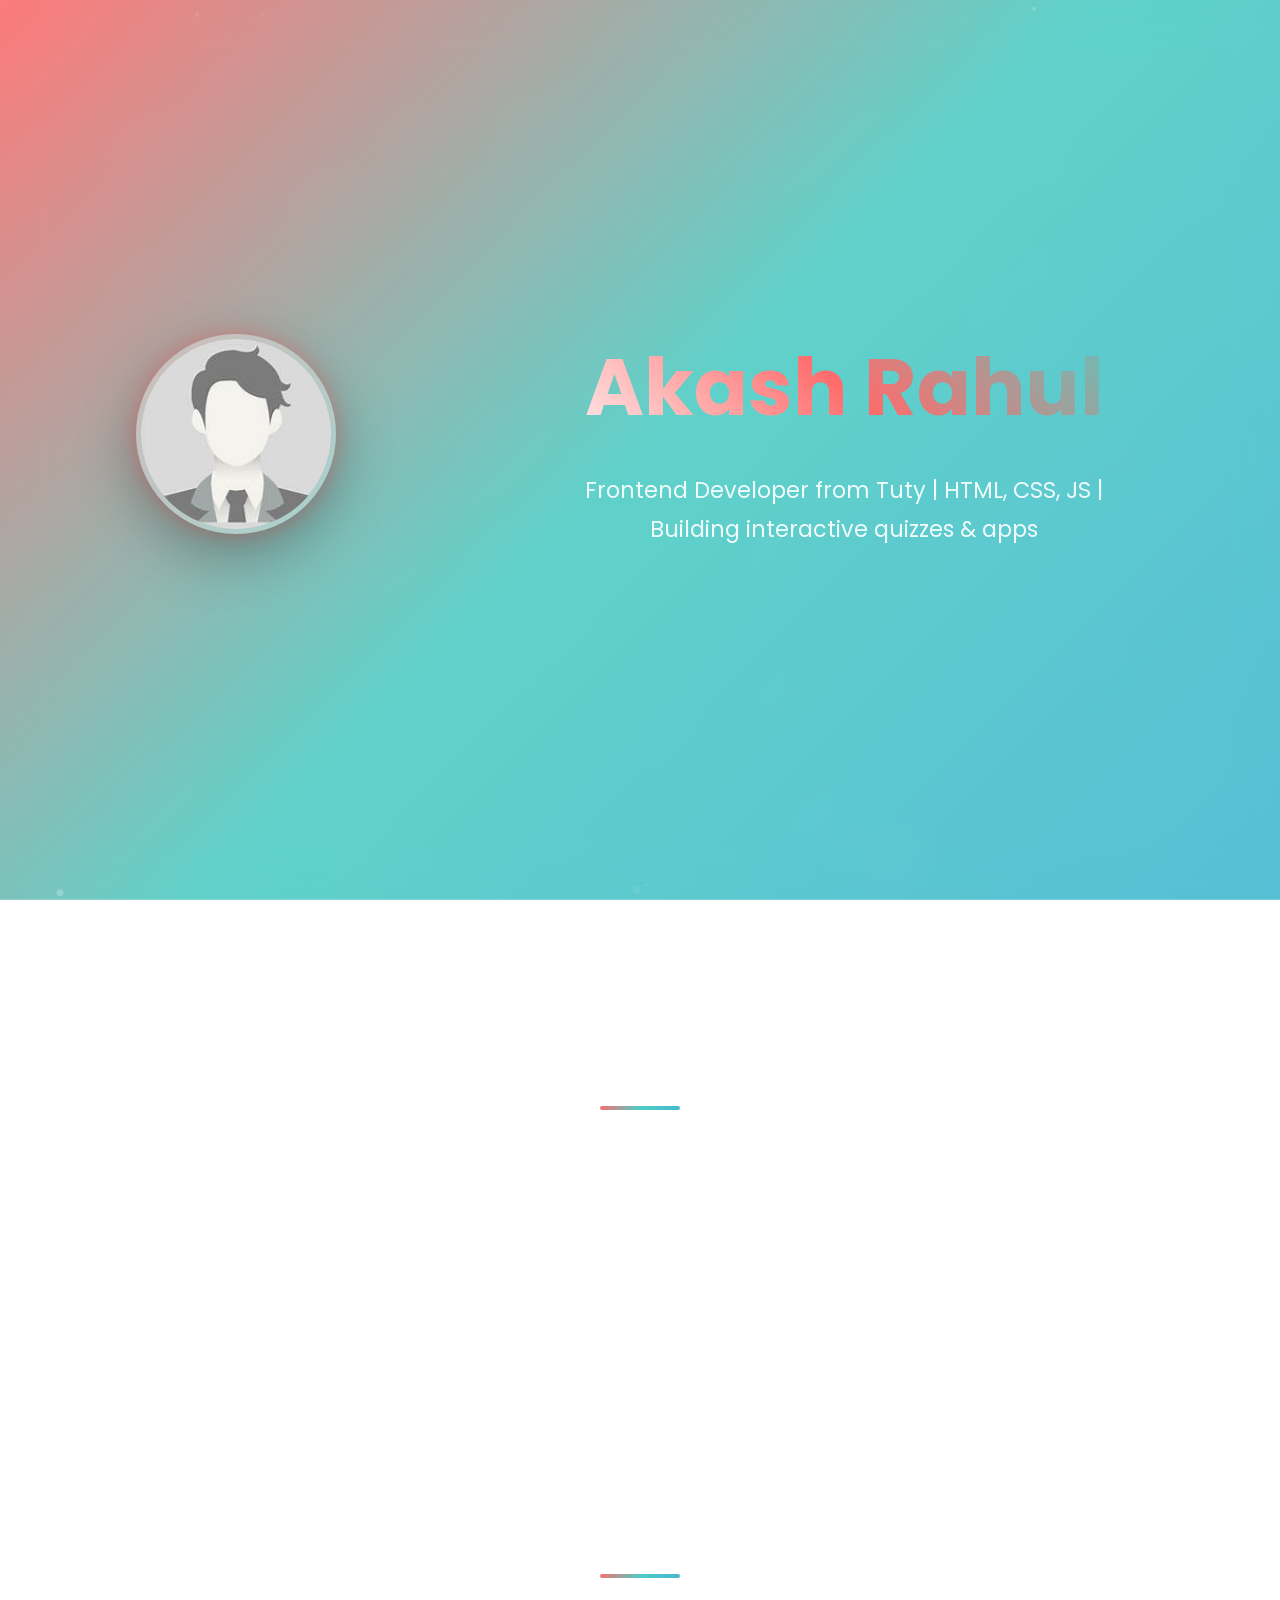
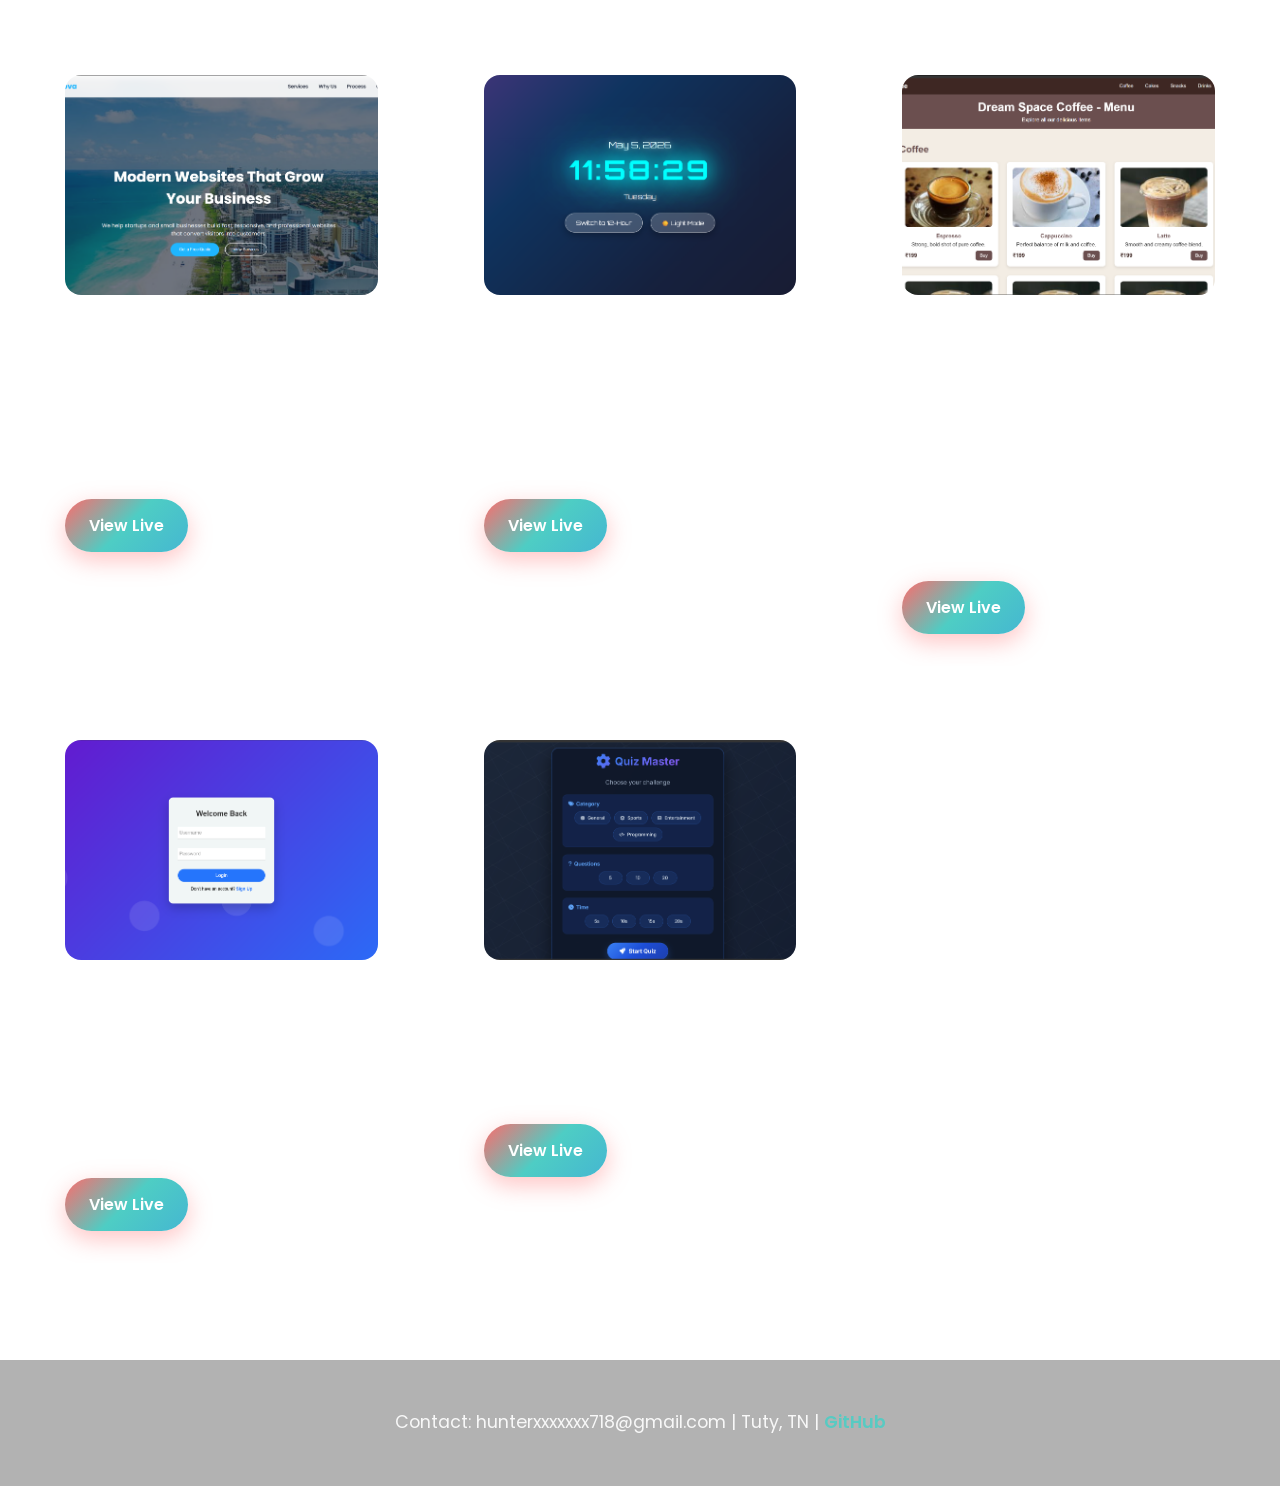
<file: portfolio website/index.html>
<!DOCTYPE html>
<html lang="en">
<head>
    <meta charset="UTF-8">
    <meta name="viewport" content="width=device-width, initial-scale=1.0">
    <title>Akash Raghul - Web Developer</title>
    <link rel="stylesheet" href="style.css">
</head>
<body>
    <header class="hero">
        <img src="OIP.jpg" alt="Akash Raghul" class="profile-pic">
        <div class="hero-text">
            <h1>Akash Rahul</h1>
            <p>Frontend Developer from Tuty | HTML, CSS, JS | Building interactive quizzes & apps</p>
        </div>
    </header>

    <section id="about">
        <h2>About Me</h2>
        <p>I'm a passionate web developer focusing on interactive projects like quiz apps and digital clocks. Self-taught, always iterating on UI/UX for better user experiences. Let's collaborate!</p>
    </section>

    <section id="projects">
        <h2>Projects</h2>
        <div class="projects-grid">
            <div class="project-card">
                <img src="Screenshot (9).png" alt="Quiz App">
                <h3>Next-Gen Entreprise solutions</h3>
                <p>A responsive corporate landing page built.</p>
                <a href="quiz-app.html" target="_blank">View Live</a>
            </div>

            <div class="project-card">
                <img src="Screenshot (4).png" alt="Quiz App">
                <h3>Dynamic Digital Clock Interface</h3>
                <p>A pure timepiece featuring a darkmode toggle and 12/24-hour format.</p>
                <a href="quiz-app.html" target="_blank">View Live</a>
            </div>

            <div class="project-card">
                <img src="Screenshot (5).png" alt="Quiz App">
                <h3>DreamSpace Coffee & Bakery</h3>
                <p>A complete hospitality website featuring categorized menus for brews,treats, and snacks integrated with sleek "Contact Us" reservation flow.</p>
                <a href="quiz-app.html" target="_blank">View Live</a>
            </div>

            <div class="project-card">
                <img src="Screenshot (6).png" alt="Quiz App">
                <h3>Animated Login Portal</h3>
                <p>A sleek, user-centric login interface featuring CSS-driven hover effects,focus animations, and interactive input validation.</p>
                <a href="quiz-app.html" target="_blank">View Live</a>
            </div>

            <div class="project-card">
                <img src="Screenshot (7).png" alt="Quiz App">
                <h3>Interactive Quiz App</h3>
                <p>HTML/CSS/JS quiz with themes and scoring.</p>
                <a href="quiz-app.html" target="_blank">View Live</a>
            </div>
            <!-- Add more cards for clock, etc. -->
        </div>
    </section>

    <footer>
        <p>Contact: hunterxxxxxxx718@gmail.com | Tuty, TN | <a href="https://github.com/akashrahul">GitHub</a></p>
    </footer>

    <script src="script.js"></script>
</body>
</html>
</file>
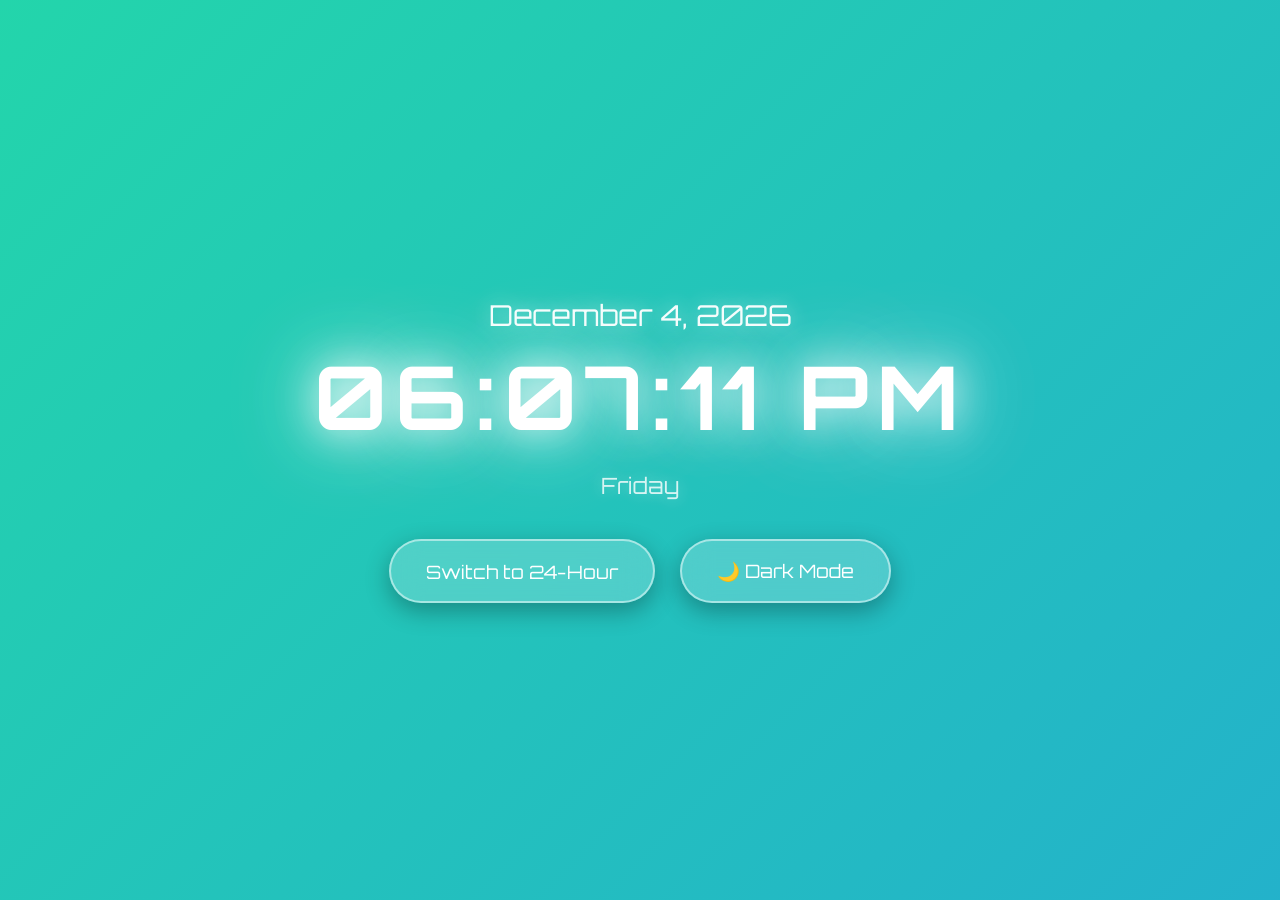
<file: portfolio website/digiclock/index.html>
<!DOCTYPE html>
<html lang="en">
<head>
    <meta charset="UTF-8">
    <meta name="viewport" content="width=device-width, initial-scale=1.0">
    <title>Digital Clock</title>
    <link rel="stylesheet" href="style.css">
    <link href="https://fonts.googleapis.com/css2?family=Orbitron:wght@400;700&display=swap" rel="stylesheet">
</head>
<body>
    <div class="container">
        <div class="clock-container">
            <div class="date" id="date"></div>
            <div class="time" id="time"></div>
            <div class="weekday" id="weekday"></div>
        </div>
        <div class="buttons">
            <button id="toggleBtn" class="toggle-btn">Switch to 24-Hour</button>
            <button id="darkModeBtn" class="toggle-btn">🌙 Dark Mode</button>
        </div>
    </div>
    <script src="script.js"></script>
</body>
</html>
</file>
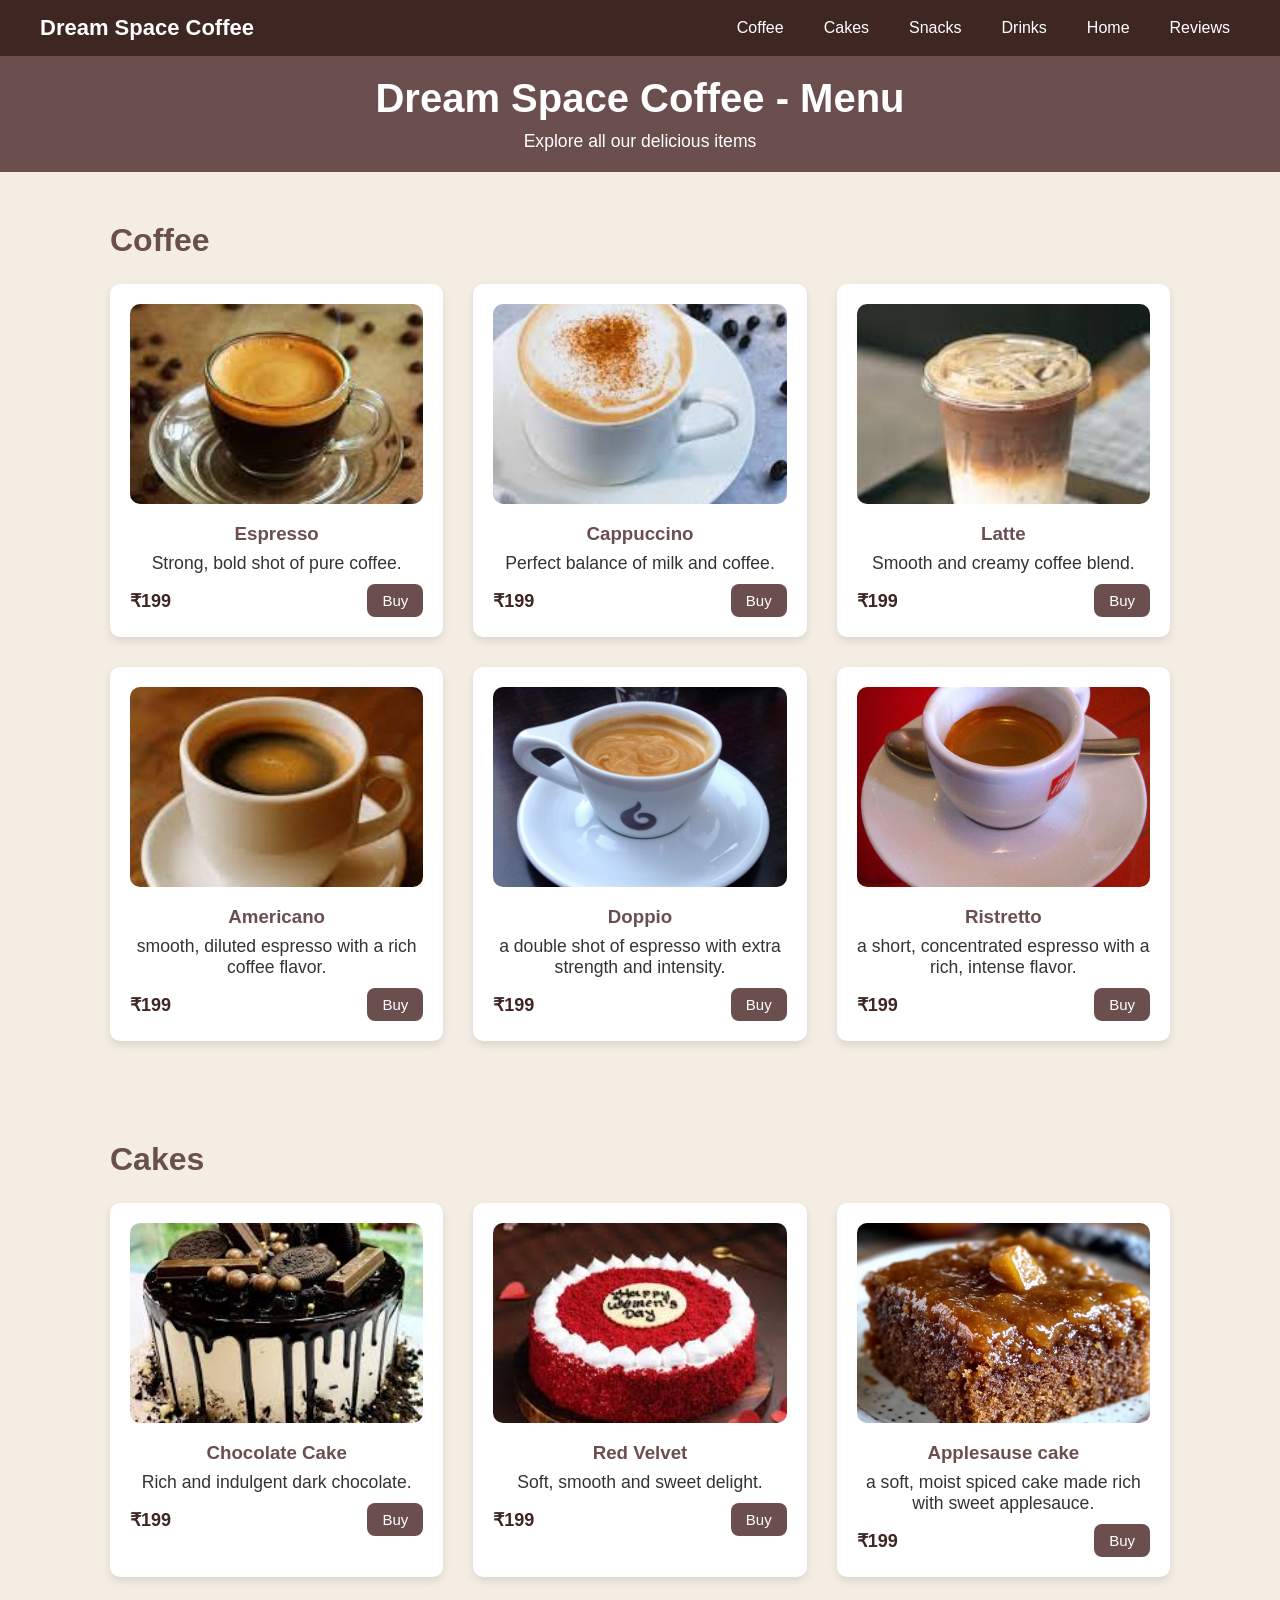
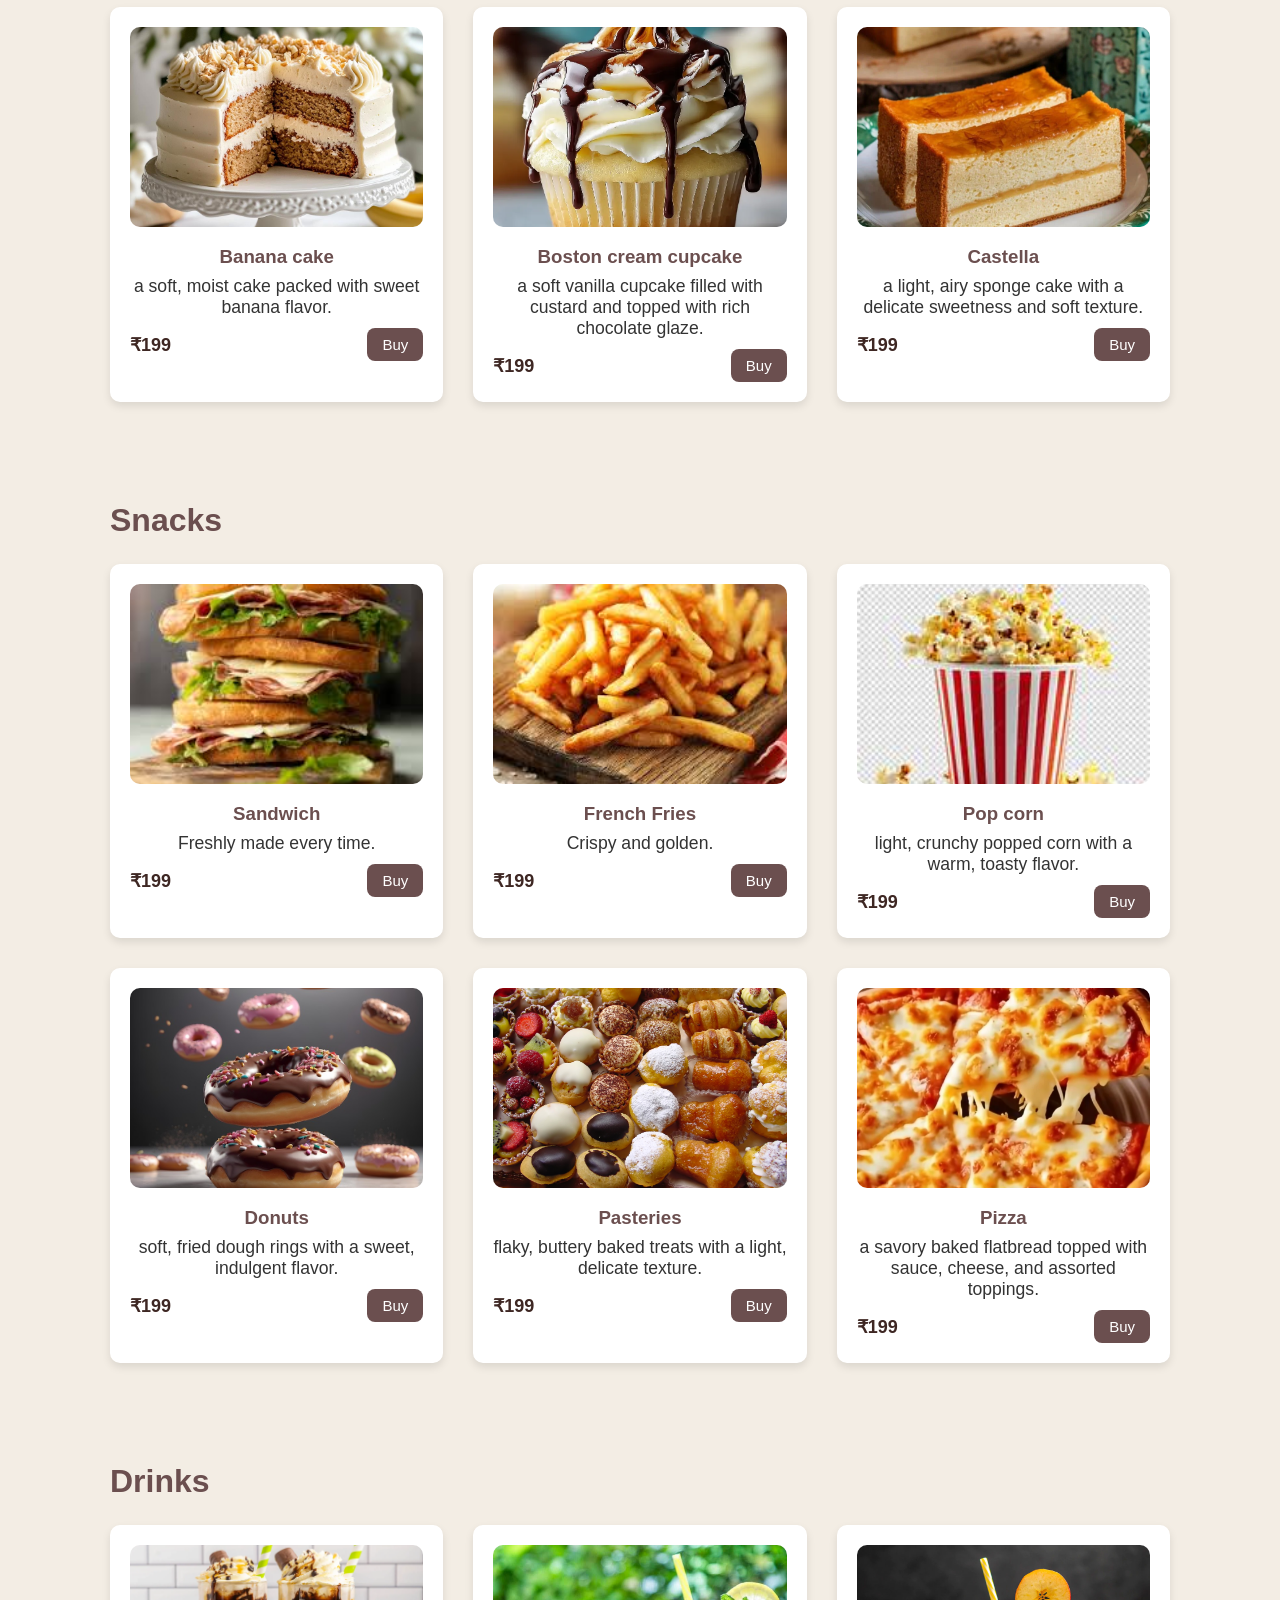
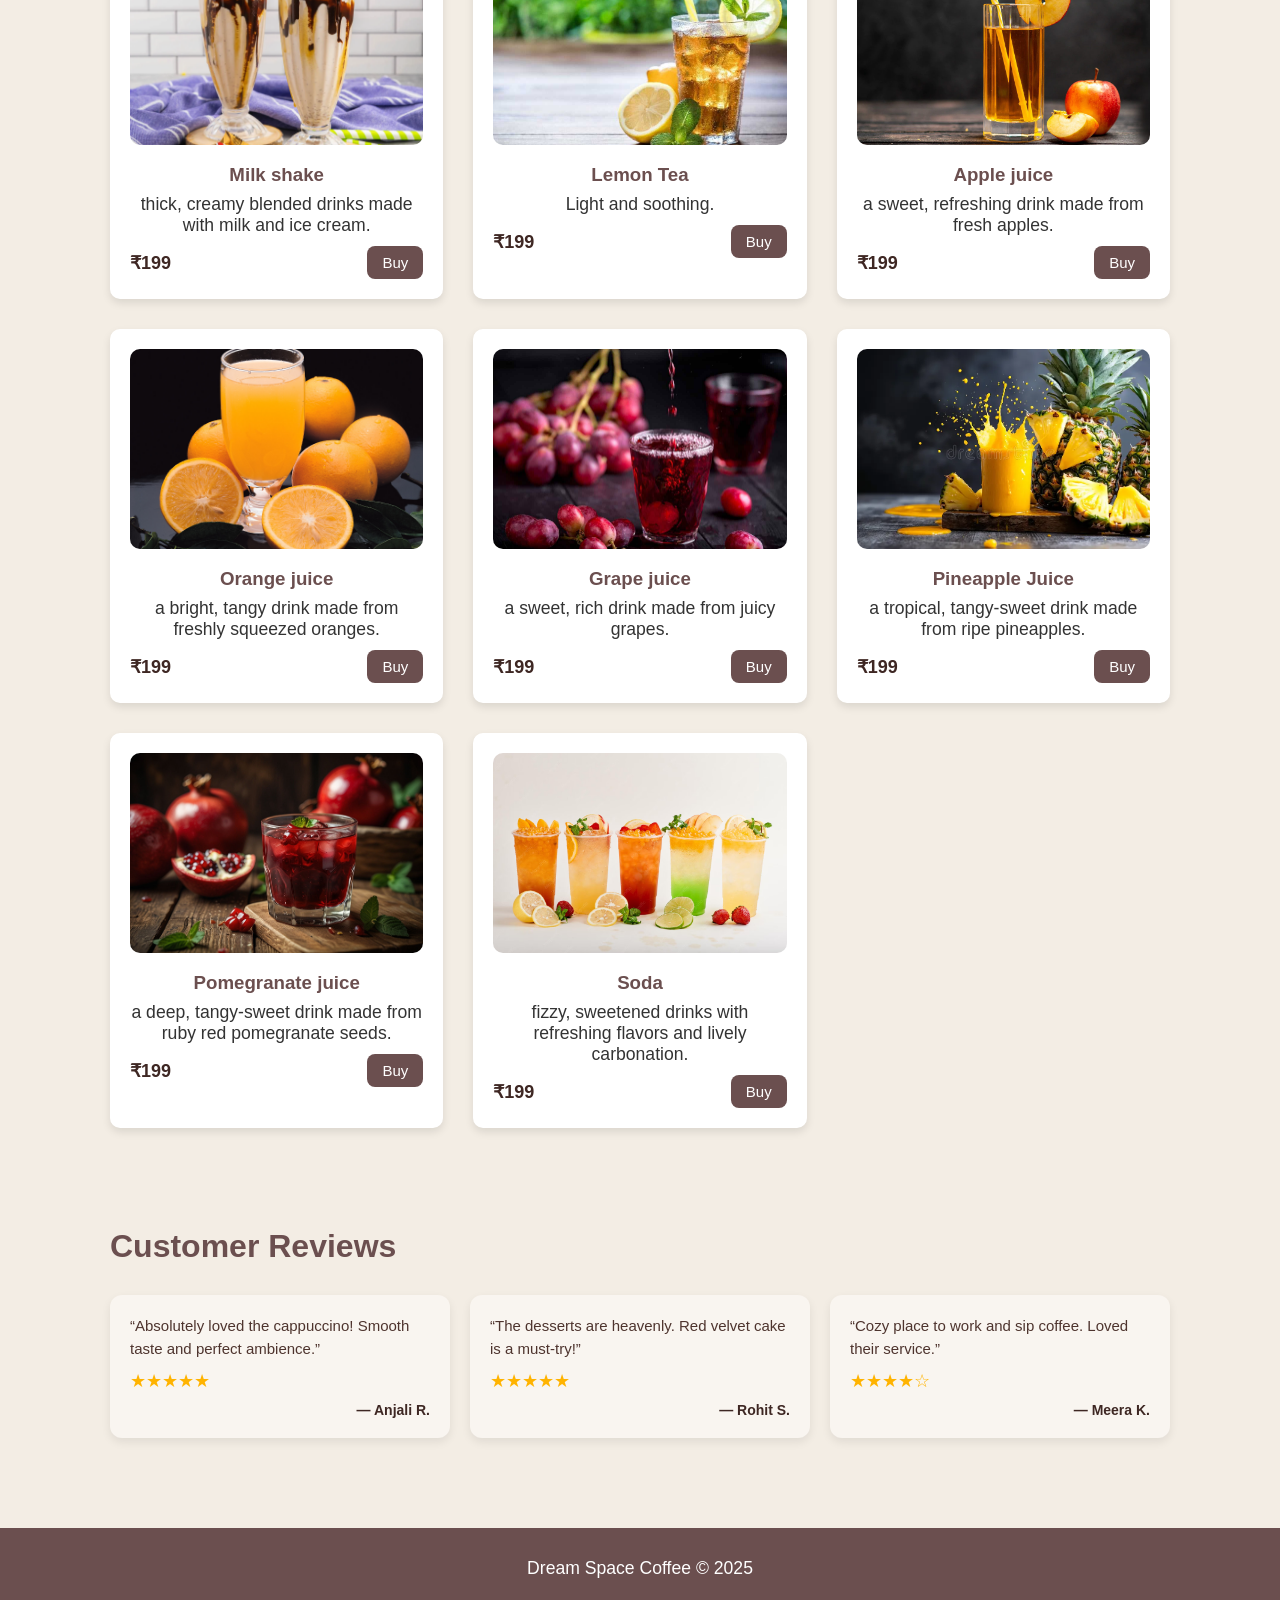
<file: portfolio website/dreamspace-coffee/index.html>
<!DOCTYPE html>
<html lang="en">
<head>
    <meta charset="UTF-8" />
    <meta name="viewport" content="width=device-width, initial-scale=1.0" />
    <title>Dream Space Coffee - Full Menu</title>
    <style>
        * { margin: 0; padding: 0; box-sizing: border-box; font-family: Arial, sans-serif; }
        body { background: #f3ede4; color: #333; }

        header {
            background: #6b4f4f;
            padding: 20px;
            color: white;
            text-align: center;
        }

        h1 { font-size: 2.5rem; margin-bottom: 10px; }
        p { font-size: 1.1rem; }

        .section {
            padding: 50px 20px;
            max-width: 1100px;
            margin: auto;
        }

        .section h2 {
            font-size: 2rem;
            margin-bottom: 25px;
            color: #6b4f4f;
        }

        .menu-grid {
            display: grid;
            grid-template-columns: repeat(auto-fit, minmax(250px, 1fr));
            gap: 30px;
        }

        .item {
            background: white;
            border-radius: 10px;
            padding: 20px;
            text-align: center;
            box-shadow: 0 4px 8px rgba(0,0,0,0.1);
            transform: translateY(30px);
            opacity: 0;
            animation: fadeUp 1s ease forwards;
        }

        .item img {
            width: 100%;
            height: 200px;
            object-fit: cover;
            border-radius: 10px;
            margin-bottom: 15px;
        }

        .item h3 { color: #6b4f4f; margin-bottom: 8px; }

        @keyframes slideUp {
            to { transform: translateY(0); opacity: 1; }
        }

        footer {
            background: #6b4f4f;
            color: white;
            padding: 30px;
            text-align: center;
            margin-top: 40px;
        }
    @keyframes fadeUp {
            to {
                transform: translateY(0);
                opacity: 1;
            }
        }

        html {
    scroll-behavior: smooth;
}

.navbar {
    width: 100%;
    background: #3e2723;
    padding: 15px 40px;
    display: flex;
    justify-content: space-between;
    align-items: center;
    position: sticky;
    top: 0;
    z-index: 1000;
}

.navbar .logo {
    color: #fff;
    font-size: 22px;
    font-weight: bold;
}

.nav-links {
    list-style: none;
    display: flex;
    gap: 20px;
}

.nav-links li a {
    color: #fff;
    font-size: 16px;
    text-decoration: none;
    padding: 5px 10px;
    transition: 0.3s;
}

.nav-links li a:hover {
    background: #6d4c41;
    border-radius: 5px;
}

/* Scroll to top button */
#top-btn {
    position: fixed;
    right: 20px;
    bottom: 20px;
    padding: 10px 15px;
    background: #4e342e;
    color: white;
    border-radius: 8px;
    cursor: pointer;
    display: none;
    transition: 0.3s;
}

#top-btn:hover {
    background: #6d4c41;
}

/* Review Section */
.review-container {
    display: grid;
    grid-template-columns: repeat(auto-fit, minmax(250px, 1fr));
    gap: 20px;
    margin-top: 30px;
}

.review-card {
    background: #f9f5f0;
    padding: 20px;
    border-radius: 12px;
    box-shadow: 0 4px 10px rgba(0,0,0,0.08);
    transition: transform 0.3s ease, box-shadow 0.3s ease;
}

.review-card:hover {
    transform: translateY(-6px);
    box-shadow: 0 10px 20px rgba(0,0,0,0.12);
}

.review-text {
    font-size: 15px;
    line-height: 1.5;
    color: #4e342e;
}

.review-stars {
    font-size: 18px;
    margin: 10px 0;
    color: #ffb300;
}

.reviewer {
    font-size: 14px;
    margin-top: 5px;
    color: #3e2723;
    font-weight: bold;
    text-align: right;
}


/* -----------------------------
   RESPONSIVE DESIGN
   ----------------------------- */

/* Large Tablets (max-width: 1024px) */
@media (max-width: 1024px) {
    .navbar {
        padding: 15px 20px;
    }

    .nav-links {
        gap: 15px;
    }

    h1 {
        font-size: 2.2rem;
    }

    .section {
        padding: 40px 20px;
    }
}

/* Tablets & Medium Devices (max-width: 768px) */
@media (max-width: 768px) {

    /* Navbar becomes stacked */
    .navbar {
        flex-direction: column;
        text-align: center;
        gap: 10px;
        padding: 10px 20px;
    }

    .nav-links {
        flex-wrap: wrap;
        justify-content: center;
        gap: 10px;
    }

    .nav-links li a {
        font-size: 15px;
        padding: 6px 8px;
    }

    header {
        padding: 15px;
    }

    h1 {
        font-size: 2rem;
    }

    p {
        font-size: 1rem;
    }

    .section {
        padding: 35px 15px;
    }
}

/* Large Mobile Phones (max-width: 600px) */
@media (max-width: 600px) {

    .navbar .logo {
        font-size: 20px;
    }

    .menu-grid {
        grid-template-columns: 1fr; /* SINGLE COLUMN */
    }

    .review-container {
        grid-template-columns: 1fr; /* SINGLE COLUMN */
    }

    h1 {
        font-size: 1.9rem;
    }

    .section h2 {
        font-size: 1.6rem;
    }

    .item {
        padding: 15px;
    }

    .item img {
        max-height: 220px;
        object-fit: cover;
    }

    footer {
        font-size: 0.9rem;
        padding: 20px;
    }
}

/* Small Phones (max-width: 400px) */
@media (max-width: 400px) {

    .navbar .logo {
        font-size: 18px;
    }

    .nav-links li a {
        font-size: 14px;
        padding: 5px 6px;
    }

    h1 {
        font-size: 1.6rem;
    }

    p {
        font-size: 0.9rem;
    }

    .section {
        padding: 25px 10px;
    }

    .item img {
        border-radius: 8px;
    }
}

.buy-box {
    margin-top: 10px;
    display: flex;
    justify-content: space-between;
    align-items: center;
}

.price {
    font-size: 18px;
    font-weight: bold;
    color: #3e2723;
}

.buy-btn {
    padding: 8px 15px;
    background: #6b4f4f;
    color: white;
    border: none;
    border-radius: 8px;
    cursor: pointer;
    transition: 0.3s ease;
    font-size: 15px;
}

.buy-btn:hover {
    background: #8d6e63;
    transform: scale(1.07);
}

.buy-btn:active {
    transform: scale(0.93);
}

.receipt-popup {
    position: fixed;
    top: 0;
    left: 0;
    width: 100%;
    height: 100%;
    background: rgba(0,0,0,0.6);
    display: flex;
    align-items: center;
    justify-content: center;
    animation: fadeIn 0.3s ease;
}

.receipt-box {
    width: 85%;
    max-width: 350px;
    background: #fff;
    padding: 25px;
    border-radius: 12px;
    text-align: center;
    animation: popIn 0.3s ease;
}

.receipt-box h2 {
    color: #6b4f4f;
    margin-bottom: 10px;
}

.close-receipt {
    margin-top: 15px;
    background: #6b4f4f;
    color: #fff;
    border: none;
    padding: 8px 20px;
    border-radius: 8px;
    cursor: pointer;
    transition: 0.3s;
}

.close-receipt:hover {
    background: #8d6e63;
}

@keyframes popIn {
    from { transform: scale(0.7); opacity: 0; }
    to { transform: scale(1); opacity: 1; }
}

@keyframes fadeIn {
    from { opacity: 0; }
    to { opacity: 1; }
}



    </style>

</head>

<div id="top-btn">↑ Top</div>

<script>
    const topBtn = document.getElementById("top-btn");

    window.addEventListener("scroll", () => {
        if (window.scrollY > 300) {
            topBtn.style.display = "block";
        } else {
            topBtn.style.display = "none";
        }
    });

    topBtn.addEventListener("click", () => {
        window.scrollTo({ top: 0, behavior: "smooth" });
    });
</script>


<body>
    <!-- Navigation -->
<nav class="navbar">
    <div class="logo">Dream Space Coffee</div>
    <ul class="nav-links">
        <li><a href="#coffee">Coffee</a></li>
        <li><a href="#cakes">Cakes</a></li>
        <li><a href="#snacks">Snacks</a></li>
        <li><a href="#drinks">Drinks</a></li>
        <li><a href="index.html">Home</a></li>
        <li><a href="#reviews">Reviews</a></li>
    </ul>
</nav>

<header>
    <h1>Dream Space Coffee - Menu</h1>
    <p>Explore all our delicious items</p>
</header>

<section class="section" id="coffee">
    <h2>Coffee</h2>
    <div class="menu-grid">
        <div class="item">
            <img src="expresso.jpg" alt="coffee">
            <h3>Espresso</h3>
            <p>Strong, bold shot of pure coffee.</p>
            <div class="buy-box">
    <span class="price">₹199</span>
    <button class="buy-btn" data-item="Espresso" data-price="199">Buy</button>
</div>

        </div>
        <div class="item">
            <img src="cappuccino.jpg" alt="coffee">
            <h3>Cappuccino</h3>
            <p>Perfect balance of milk and coffee.</p>
            <div class="buy-box">
    <span class="price">₹199</span>
    <button class="buy-btn" data-item="Cappuccino" data-price="199">Buy</button>
</div>

        </div>
        <div class="item">
            <img src="latte.jpg" alt="coffee">
            <h3>Latte</h3>
            <p>Smooth and creamy coffee blend.</p>
            <div class="buy-box">
    <span class="price">₹199</span>
    <button class="buy-btn" data-item="Latte" data-price="199">Buy</button>
</div>

      </div>
        <div class="item">
            <img src="americano.jpg" alt="coffee">
            <h3>Americano</h3>
            <p>smooth, diluted espresso with a rich coffee flavor.</p>
            <div class="buy-box">
    <span class="price">₹199</span>
    <button class="buy-btn" data-item="Americano" data-price="199">Buy</button>
</div> 

    </div>
        <div class="item">
            <img src="doppio.jpg" alt="coffee">
            <h3>Doppio</h3>
            <p>a double shot of espresso with extra strength and intensity.</p>
            <div class="buy-box">
    <span class="price">₹199</span>
    <button class="buy-btn" data-item="Doppio" data-price="199">Buy</button>
</div>

    </div>
        <div class="item">
            <img src="ristretto.jpg" alt="coffee">
            <h3>Ristretto</h3>
            <p>a short, concentrated espresso with a rich, intense flavor.</p>
            <div class="buy-box">
    <span class="price">₹199</span>
    <button class="buy-btn" data-item="Risretto" data-price="199">Buy</button>
</div>

        </div>
    </div>
</section>

<section class="section" id="cakes">
    <h2>Cakes</h2>
    <div class="menu-grid">
        <div class="item">
            <img src="chocolatecake.jpg" alt="cake">
            <h3>Chocolate Cake</h3>
            <p>Rich and indulgent dark chocolate.</p>
            <div class="buy-box">
    <span class="price">₹199</span>
    <button class="buy-btn" data-item="Chocolate-cake" data-price="199">Buy</button>
</div>

        </div>
        <div class="item">
            <img src="redvelvet.jpg" alt="cake">
            <h3>Red Velvet</h3>
            <p>Soft, smooth and sweet delight.</p>
            <div class="buy-box">
    <span class="price">₹199</span>
    <button class="buy-btn" data-item="Velvet-cake" data-price="199">Buy</button>
</div>

    </div>
        <div class="item">
            <img src="applesausecake.png" alt="cake">
            <h3>Applesause cake</h3>
            <p>a soft, moist spiced cake made rich with sweet applesauce.</p>
            <div class="buy-box">
    <span class="price">₹199</span>
    <button class="buy-btn" data-item="Applesause-cake" data-price="199">Buy</button>
</div>

    </div>
        <div class="item">
            <img src="bananacake.jpg" alt="cake">
            <h3>Banana cake</h3>
            <p>a soft, moist cake packed with sweet banana flavor.</p>
            <div class="buy-box">
    <span class="price">₹199</span>
    <button class="buy-btn" data-item="Banana-cake" data-price="199">Buy</button>
</div>

    </div>
        <div class="item">
            <img src="bostoncreamcupcake.webp" alt="cake">
            <h3>Boston cream cupcake</h3>
            <p>a soft vanilla cupcake filled with custard and topped with rich chocolate glaze.</p>
            <div class="buy-box">
    <span class="price">₹199</span>
    <button class="buy-btn" data-item="Bostoncream-cupcake" data-price="199">Buy</button>
</div>

    </div>
        <div class="item">
            <img src="castella.jpg" alt="cake">
            <h3>Castella</h3>
            <p>a light, airy sponge cake with a delicate sweetness and soft texture.</p>
            <div class="buy-box">
    <span class="price">₹199</span>
    <button class="buy-btn" data-item="Castella-cake" data-price="199">Buy</button>
</div>

        </div>
    </div>
</section>

<section class="section" id="snacks">
    <h2>Snacks</h2>
    <div class="menu-grid">
        <div class="item">
            <img src="sandwich.jpg" alt="snack">
            <h3>Sandwich</h3>
            <p>Freshly made every time.</p>
            <div class="buy-box">
    <span class="price">₹199</span>
    <button class="buy-btn" data-item="Sandwich" data-price="199">Buy</button>
</div>

        </div>
        <div class="item">
            <img src="frenchfries.jpg" alt="snack">
            <h3>French Fries</h3>
            <p>Crispy and golden.</p>
            <div class="buy-box">
    <span class="price">₹199</span>
    <button class="buy-btn" data-item="frenchfries" data-price="199">Buy</button>
</div>

    </div>
        <div class="item">
            <img src="popcorn2.jpg" alt="snack">
            <h3>Pop corn</h3>
            <p>light, crunchy popped corn with a warm, toasty flavor.</p>
            <div class="buy-box">
    <span class="price">₹199</span>
    <button class="buy-btn" data-item="Popcorn" data-price="199">Buy</button>
</div>

    </div>
        <div class="item">
            <img src="donuts.jpg" alt="snack">
            <h3>Donuts</h3>
            <p>soft, fried dough rings with a sweet, indulgent flavor.</p>
            <div class="buy-box">
    <span class="price">₹199</span>
    <button class="buy-btn" data-item="Donuts" data-price="199">Buy</button>
</div>

    </div>
        <div class="item">
            <img src="pasteries.jpg" alt="snack">
            <h3>Pasteries</h3>
            <p>flaky, buttery baked treats with a light, delicate texture.</p>
            <div class="buy-box">
    <span class="price">₹199</span>
    <button class="buy-btn" data-item="Pasteries" data-price="199">Buy</button>
</div>

    </div>
        <div class="item">
            <img src="pizza.webp" alt="snack">
            <h3>Pizza</h3>
            <p>a savory baked flatbread topped with sauce, cheese, and assorted toppings.</p>
            <div class="buy-box">
    <span class="price">₹199</span>
    <button class="buy-btn" data-item="Pizza" data-price="199">Buy</button>
</div>

        </div>
    </div>
</section>

<section class="section" id="drinks">
    <h2>Drinks</h2>
    <div class="menu-grid">
        <div class="item">
            <img src="milkshake.webp" alt="drink">
            <h3>Milk shake</h3>
            <p>thick, creamy blended drinks made with milk and ice cream.</p>
            <div class="buy-box">
    <span class="price">₹199</span>
    <button class="buy-btn" data-item="Milkshake" data-price="199">Buy</button>
</div>

        </div>
        <div class="item">
            <img src="lemontea.jpg" alt="drink">
            <h3>Lemon Tea</h3>
            <p>Light and soothing.</p>
            <div class="buy-box">
    <span class="price">₹199</span>
    <button class="buy-btn" data-item="lemontea" data-price="199">Buy</button>
</div>

    </div>
        <div class="item">
            <img src="applejuice.jpg" alt="drink">
            <h3>Apple juice</h3>
            <p>a sweet, refreshing drink made from fresh apples.</p>
            <div class="buy-box">
    <span class="price">₹199</span>
    <button class="buy-btn" data-item="Applejuice" data-price="199">Buy</button>
</div>

    </div>
        <div class="item">
            <img src="orangejuice.jpg" alt="drink">
            <h3>Orange juice</h3>
            <p>a bright, tangy drink made from freshly squeezed oranges.</p>
            <div class="buy-box">
    <span class="price">₹199</span>
    <button class="buy-btn" data-item="Orangejuice" data-price="199">Buy</button>
</div>

    </div>
        <div class="item">
            <img src="grapejuice.jpg" alt="drink">
            <h3>Grape juice</h3>
            <p>a sweet, rich drink made from juicy grapes.</p>
            <div class="buy-box">
    <span class="price">₹199</span>
    <button class="buy-btn" data-item="Grapejuice" data-price="199">Buy</button>
</div>
  
    </div>
        <div class="item">
            <img src="pineapplejuice.webp" alt="drink">
            <h3>Pineapple Juice</h3>
            <p>a tropical, tangy-sweet drink made from ripe pineapples.</p>
            <div class="buy-box">
    <span class="price">₹199</span>
    <button class="buy-btn" data-item="Pineapple-juice" data-price="199">Buy</button>
</div>

    </div>
        <div class="item">
            <img src="pomegranatejuice.jpg" alt="drink">
            <h3>Pomegranate juice</h3>
            <p>a deep, tangy-sweet drink made from ruby red pomegranate seeds.</p>
            <div class="buy-box">
    <span class="price">₹199</span>
    <button class="buy-btn" data-item="Pomegranate-juice" data-price="199">Buy</button>
</div>

    </div>
        <div class="item">
            <img src="soda.avif" alt="drink">
            <h3>Soda</h3>
            <p>fizzy, sweetened drinks with refreshing flavors and lively carbonation.</p>
            <div class="buy-box">
    <span class="price">₹199</span>
    <button class="buy-btn" data-item="Soda" data-price="199">Buy</button>
</div>

        </div>
    </div>
</section>

<section class="section" id="reviews">
    <h2>Customer Reviews</h2>

    <div class="review-container">
        
        <div class="review-card">
            <p class="review-text">
                “Absolutely loved the cappuccino! Smooth taste and perfect ambience.”
            </p>
            <div class="review-stars">★★★★★</div>
            <h3 class="reviewer">— Anjali R.</h3>
        </div>

        <div class="review-card">
            <p class="review-text">
                “The desserts are heavenly. Red velvet cake is a must-try!”
            </p>
            <div class="review-stars">★★★★★</div>
            <h3 class="reviewer">— Rohit S.</h3>
        </div>

        <div class="review-card">
            <p class="review-text">
                “Cozy place to work and sip coffee. Loved their service.”
            </p>
            <div class="review-stars">★★★★☆</div>
            <h3 class="reviewer">— Meera K.</h3>
        </div>

    </div>
</section>


<footer>
    <p>Dream Space Coffee © 2025</p>
</footer>

<script>
document.addEventListener("DOMContentLoaded", () => {
    const buyButtons = document.querySelectorAll(".buy-btn");

    buyButtons.forEach(btn => {
        btn.addEventListener("click", () => {
            const item = btn.getAttribute("data-item");
            const price = btn.getAttribute("data-price");

            showReceipt(item, price);
        });
    });
});

function showReceipt(item, price) {
    const receipt = document.createElement("div");
    receipt.className = "receipt-popup";

    receipt.innerHTML = `
        <div class="receipt-box">
            <h2>Order Receipt</h2>
            <p><strong>Item:</strong> ${item}</p>
            <p><strong>Price:</strong> ₹${price}</p>
            <p>Thank you for your order!</p>
            <button class="close-receipt">Close</button>
        </div>
    `;

    document.body.appendChild(receipt);

    document.querySelector(".close-receipt").onclick = () => {
        receipt.remove();
    };
}
</script>


</body>
</html>
</file>
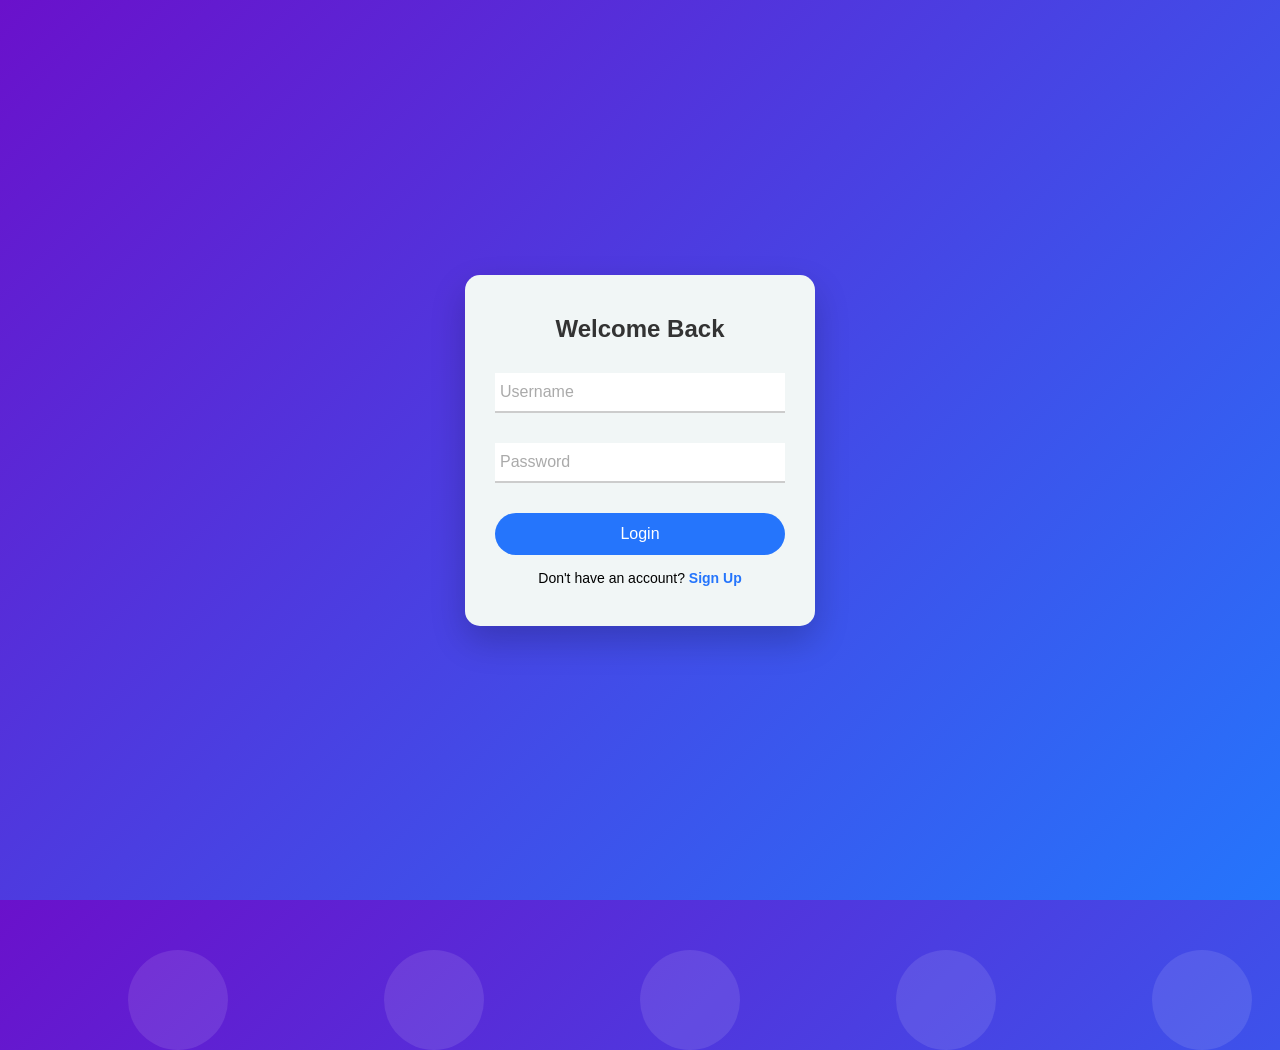
<file: portfolio website/login-page/index.html>
<!DOCTYPE html>
<html lang="en">
<head>
    <meta charset="UTF-8">
    <meta name="viewport" content="width=device-width, initial-scale=1.0">
    <title>Fancy Login Animated</title>
    <link rel="stylesheet" href="style.css">
</head>
<body>
    <!-- Background floating shapes -->
    <div class="background-shapes">
        <span></span>
        <span></span>
        <span></span>
        <span></span>
        <span></span>
    </div>

    <div class="login-wrapper">
        <div class="login-card">
            <h2>Welcome Back</h2>
            <form>
                <div class="input-group">
                    <input type="text" required>
                    <label>Username</label>
                    <span class="bar"></span>
                </div>
                <div class="input-group">
                    <input type="password" required>
                    <label>Password</label>
                    <span class="bar"></span>
                </div>
                <button type="submit">Login</button>
                <p class="signup-text">Don't have an account? <a href="#">Sign Up</a></p>
            </form>
        </div>
    </div>
</body>
</html>
</file>
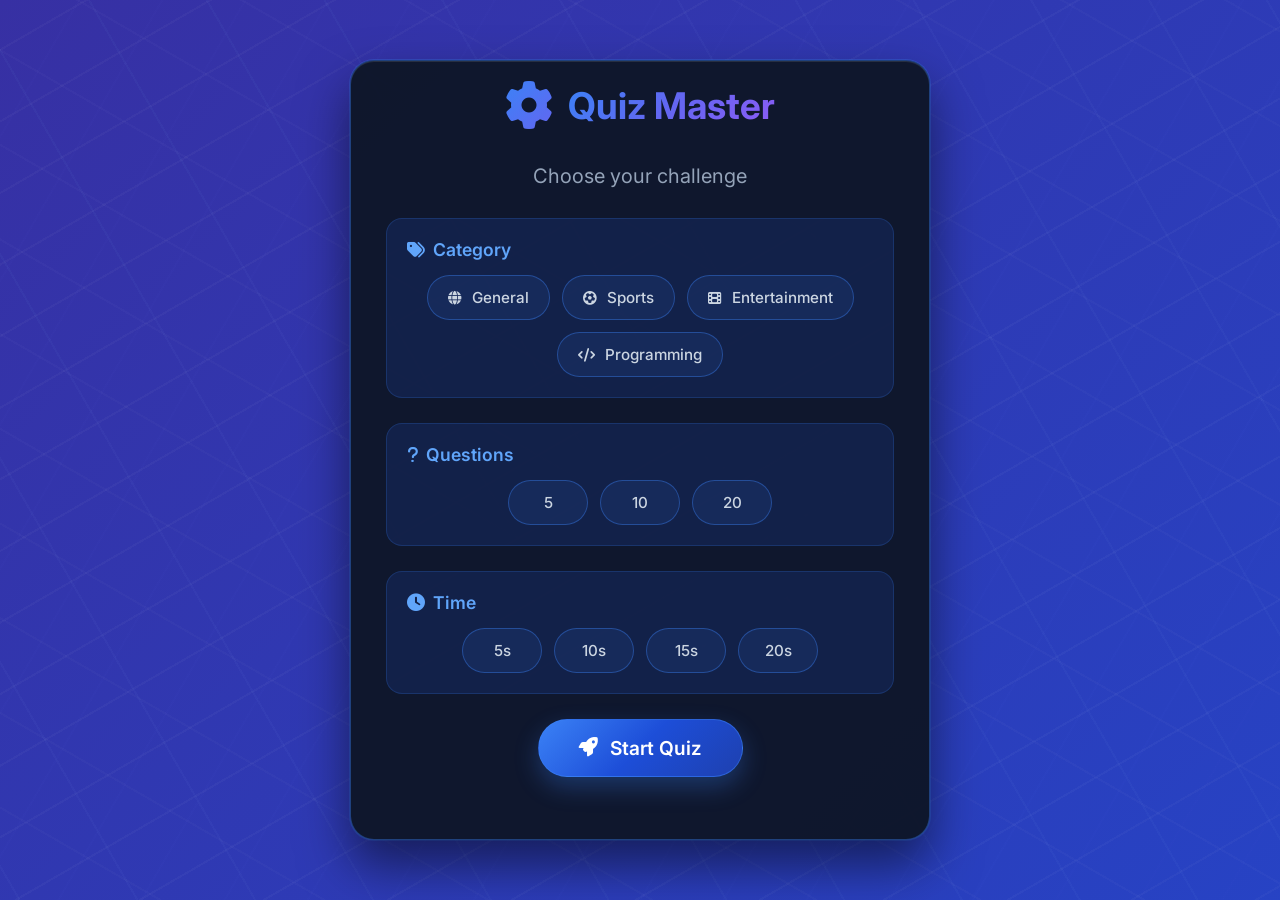
<file: portfolio website/quizapp/index.html>
<!DOCTYPE html>
<html lang="en">
<head>
    <meta charset="UTF-8">
    <meta name="viewport" content="width=device-width, initial-scale=1.0">
    <title>Quiz App Pro</title>
    <link rel="stylesheet" href="style.css">
    <link rel="stylesheet" href="https://cdnjs.cloudflare.com/ajax/libs/font-awesome/6.4.0/css/all.min.css">
</head>
<body>
    <div class="quiz-container">
        <!-- CATEGORY & SETTINGS SCREEN -->
        <div id="setup-screen">
            <div class="setup-header">
                <i class="fas fa-cog"></i>
                <h1>Quiz Master</h1>
            </div>
            <p class="setup-subtitle">Choose your challenge</p>
            
            <!-- CATEGORY SELECTOR -->
            <div class="category-section">
                <h3><i class="fas fa-tags"></i> Category</h3>
                <div class="category-buttons" id="category-buttons">
                    <button class="cat-btn" data-category="general">
                        <i class="fas fa-globe"></i> General
                    </button>
                    <button class="cat-btn" data-category="sports">
                        <i class="fas fa-futbol"></i> Sports
                    </button>
                    <button class="cat-btn" data-category="entertainment">
                        <i class="fas fa-film"></i> Entertainment
                    </button>
                    <button class="cat-btn" data-category="programming">
                        <i class="fas fa-code"></i> Programming
                    </button>
                </div>
            </div>

            <!-- QUESTION COUNT -->
            <div class="setting-section">
                <h3><i class="fas fa-question"></i> Questions</h3>
                <div class="setting-buttons" id="question-count">
                    <button class="setting-btn" data-questions="5">5</button>
                    <button class="setting-btn" data-questions="10">10</button>
                    <button class="setting-btn" data-questions="20">20</button>
                </div>
            </div>

            <!-- TIME PER QUESTION -->
            <div class="setting-section">
                <h3><i class="fas fa-clock"></i> Time</h3>
                <div class="setting-buttons" id="time-selector">
                    <button class="setting-btn" data-time="5">5s</button>
                    <button class="setting-btn" data-time="10">10s</button>
                    <button class="setting-btn" data-time="15">15s</button>
                    <button class="setting-btn" data-time="20">20s</button>
                </div>
            </div>

            <button id="start-btn" class="start-btn">
             <i class="fas fa-rocket"></i> Start Quiz
            </button>
               <p id="selection-warning" class="selection-warning hidden">
               <i class="fas fa-exclamation-circle"></i> Please select a category, number of questions, and time first!
               </p>
        </div>

        <!-- Welcome Screen (Hidden Initially) -->
        <div id="welcome-screen" class="hidden">
            <div class="welcome-header">
                <i class="fas fa-brain"></i>
                <h1 id="quiz-title">Quiz Ready!</h1>
            </div>
            <p class="welcome-subtitle" id="quiz-subtitle"></p>
            <div class="welcome-stats">
                <span id="stat-questions"><i class="fas fa-question"></i> Loading...</span>
                <span id="stat-time"><i class="fas fa-clock"></i> Loading...</span>
                <span><i class="fas fa-star"></i> 80%+ = Pro</span>
            </div>
            <p class="motivation">💡 Wrong answers? Perfect learning opportunity!</p>
        </div>

        <!-- Quiz Header -->
        <div id="quiz-header" class="hidden">
            <div class="timer">
                <i class="fas fa-clock"></i> <span id="timer">20</span>s
            </div>
            <div class="progress-bar">
                <div id="progress"></div>
            </div>
            <div class="score">
                <i class="fas fa-trophy"></i> <span id="current-score">0</span>/<span id="total-questions"></span>
            </div>
        </div>

        <!-- Questions -->
        <div id="question-container" class="hidden">
            <h2 id="question"></h2>
            <div id="answer-buttons" class="answer-buttons-container"></div>
            <button id="next-btn" class="next-btn hidden">
                <i class="fas fa-arrow-right"></i> Next
            </button>
        </div>

        <!-- Results -->
        <div id="result-container" class="hidden">
            <i class="fas fa-crown result-icon"></i>
            <h2>Final Score: <span id="final-score"></span></h2>
            <div id="percentage" class="percentage"></div>
            <p id="message"></p>
            <button id="restart-btn" class="restart-btn">
                <i class="fas fa-redo"></i> Play Again
            </button>
        </div>
    </div>
    <script src="script.js"></script>
</body>
</html>
</file>
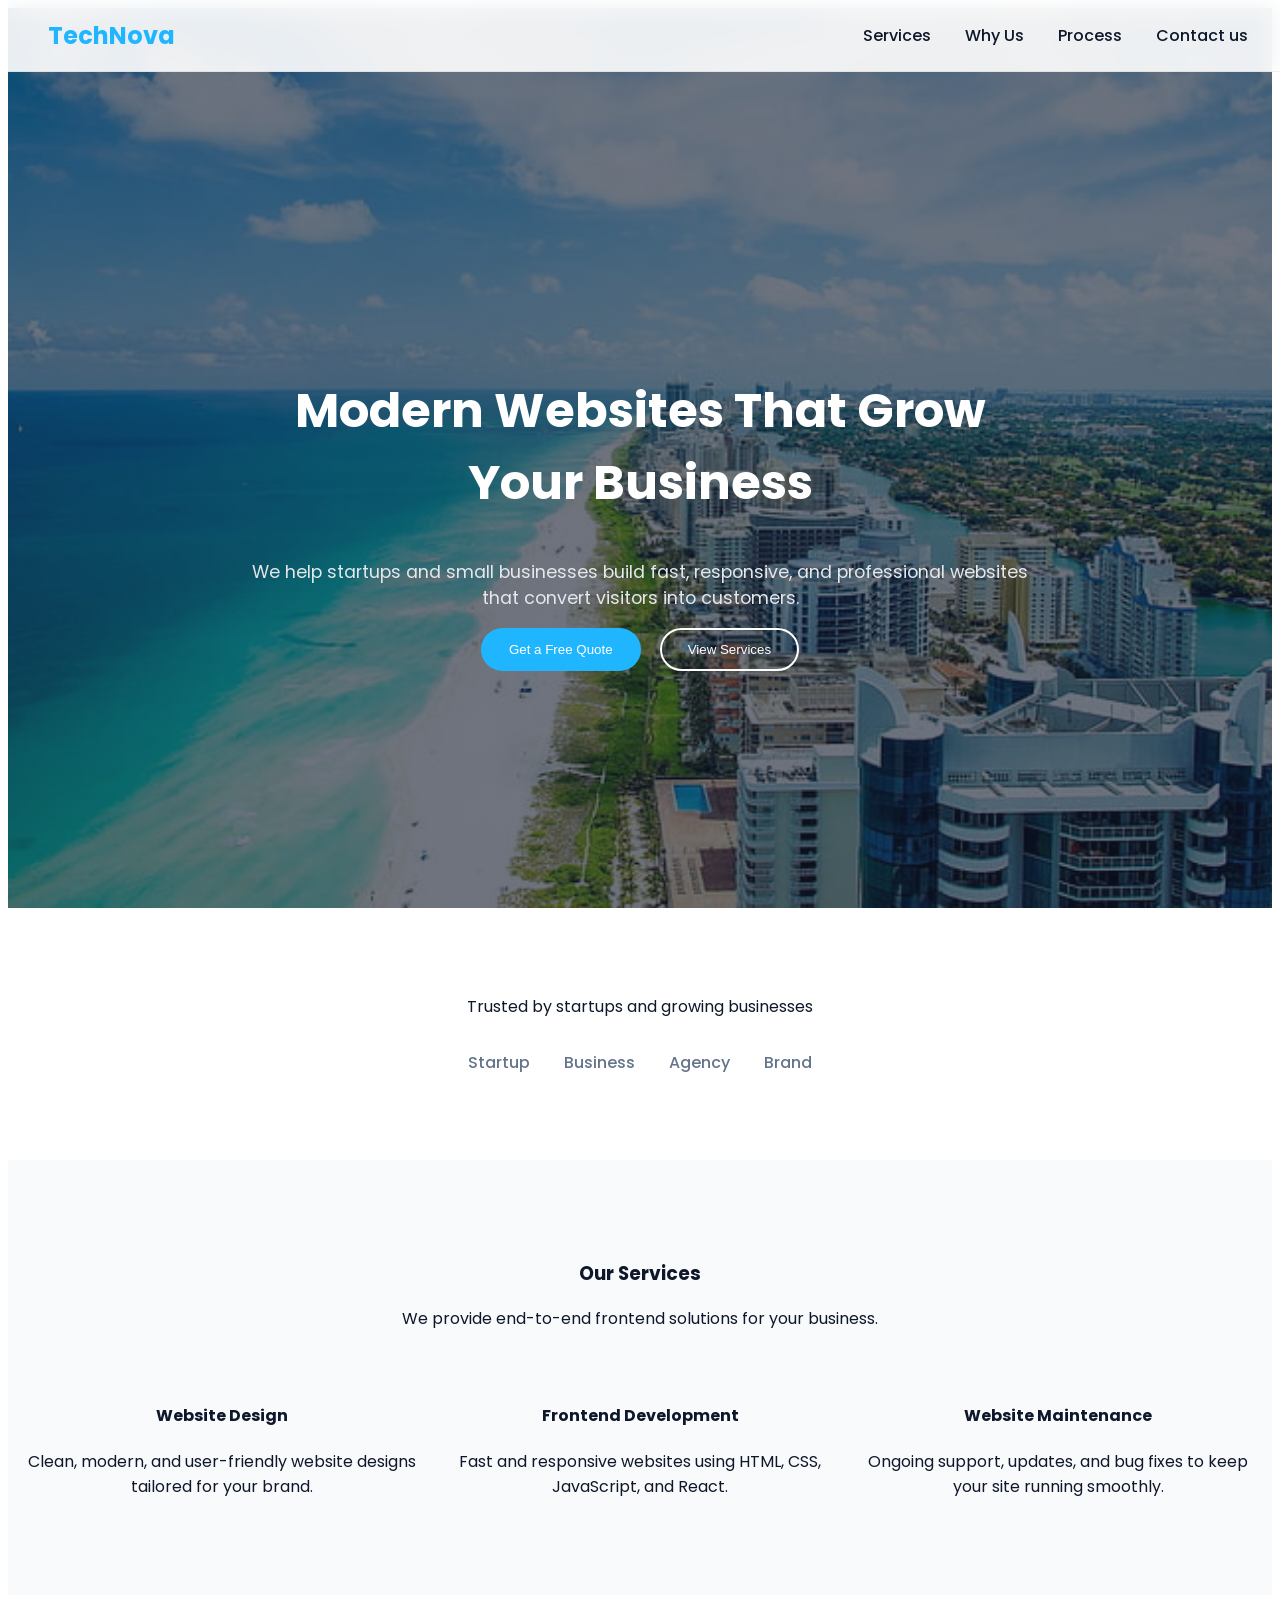
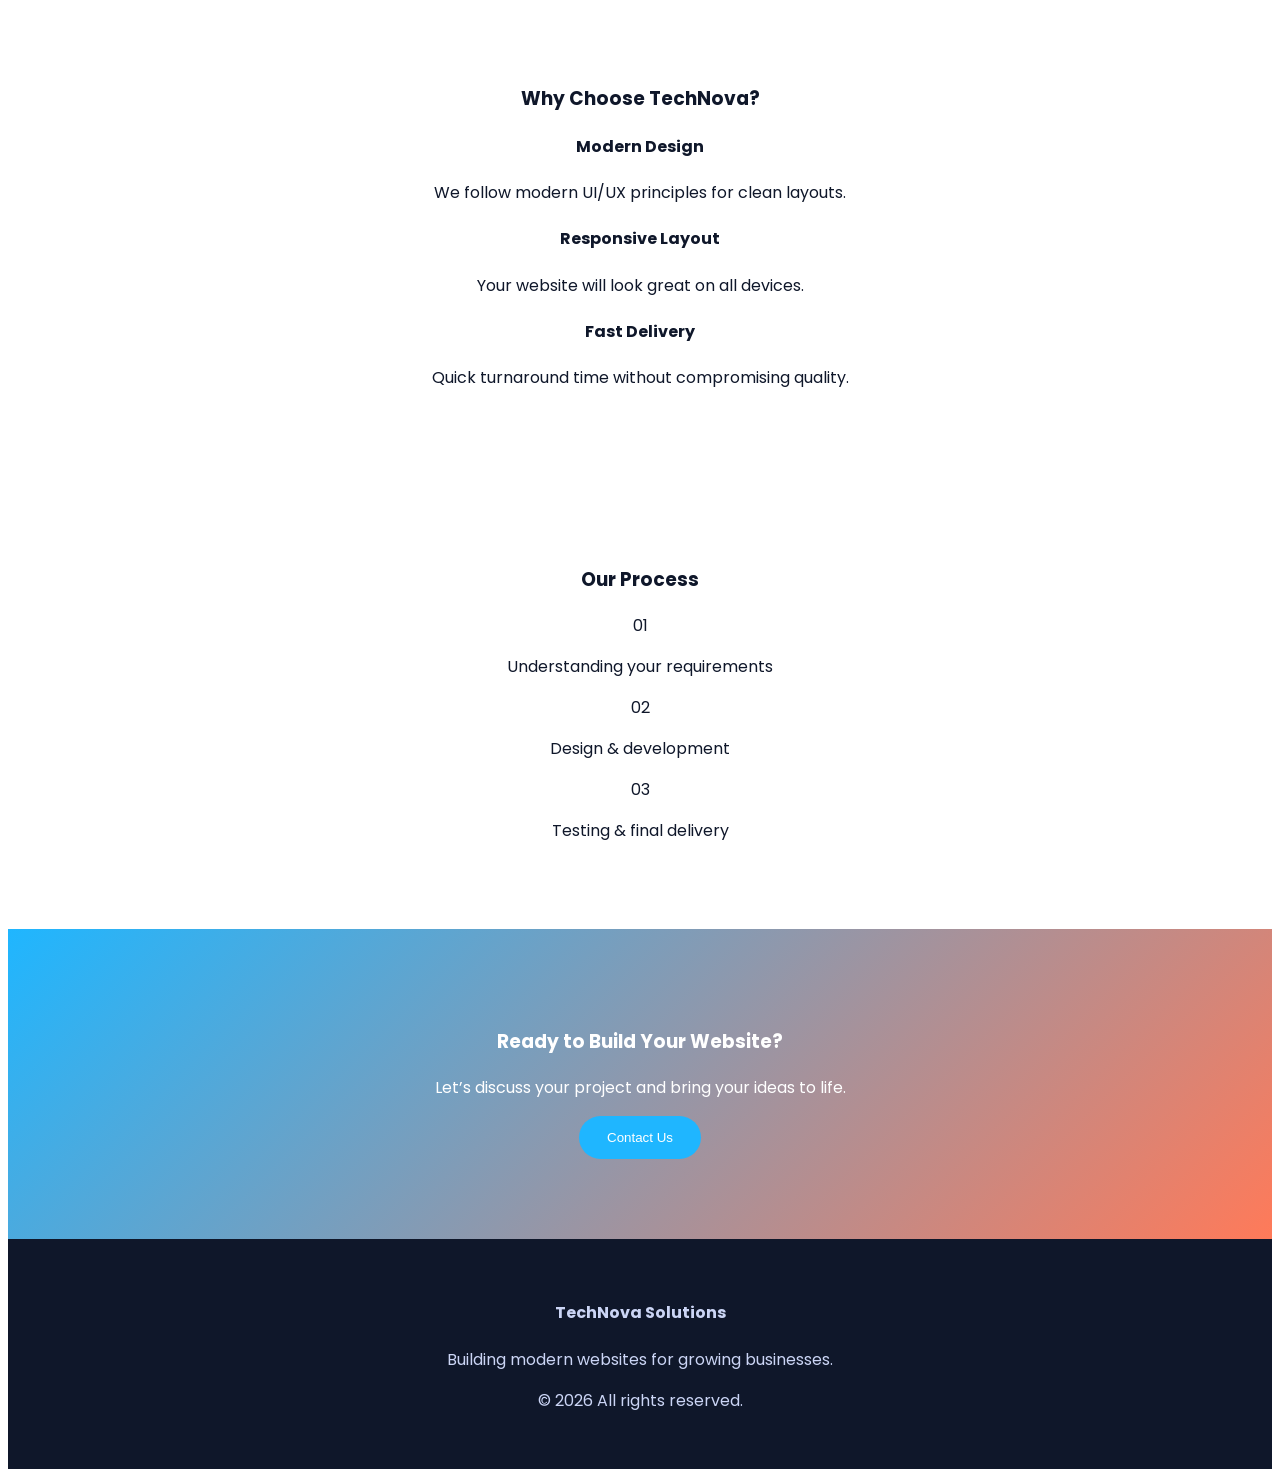
<file: portfolio website/technova/index.html>
<!DOCTYPE html>
<html lang="en">
<head>
  <meta charset="UTF-8" />
  <meta name="viewport" content="width=device-width, initial-scale=1.0" />
  <title>TechNova Solutions</title>
  <link rel="stylesheet" href="style.css" />
  <link href="https://fonts.googleapis.com/css2?family=Poppins:wght@300;400;500;600;700&display=swap" rel="stylesheet">
</head>

<body>

    <!-- navbar -->
  <header class="header">
  <div class="nav-container">
    <div class="logo">TechNova</div>

    <div class="menu-toggle" id="menu-toggle">
      ☰
    </div>

    <nav class="nav-links" id="nav-links">
      <a href="#services">Services</a>
      <a href="#why-us">Why Us</a>
      <a href="#process">Process</a>
      <a href="#cta" class="nav-btn">Contact us</a>
    </nav>
  </div>
</header>



  <!-- Hero Section -->
  <section class="hero">
  <div class="hero-content">
    <h2>Modern Websites That Grow Your Business</h2>
    <p>
      We help startups and small businesses build fast, responsive,
      and professional websites that convert visitors into customers.
    </p>
    <div class="hero-buttons">
      <button class="primary-btn">Get a Free Quote</button>
      <button class="secondary-btn">View Services</button>
    </div>
  </div>
</section>

<!-- trust section -->
<section class="trust reveal" id="trust">
  <p>Trusted by startups and growing businesses</p>
  <div class="trust-logos">
    <span>Startup</span>
    <span>Business</span>
    <span>Agency</span>
    <span>Brand</span>
  </div>
</section>

  <!-- Services -->
  <section class="services reveal" id="services">
  <h3>Our Services</h3>
  <p class="section-subtitle">
    We provide end-to-end frontend solutions for your business.
  </p>

  <div class="service-grid">
    <div class="service-card">
      <h4>Website Design</h4>
      <p>
        Clean, modern, and user-friendly website designs
        tailored for your brand.
      </p>
    </div>

    <div class="service-card">
      <h4>Frontend Development</h4>
      <p>
        Fast and responsive websites using HTML, CSS,
        JavaScript, and React.
      </p>
    </div>

    <div class="service-card">
      <h4>Website Maintenance</h4>
      <p>
        Ongoing support, updates, and bug fixes
        to keep your site running smoothly.
      </p>
    </div>
  </div>
</section>

<!-- why choose us -->
<section class="why-us reveal" id="why-us">
  <h3>Why Choose TechNova?</h3>

  <div class="why-grid">
    <div>
      <h4>Modern Design</h4>
      <p>We follow modern UI/UX principles for clean layouts.</p>
    </div>

    <div>
      <h4>Responsive Layout</h4>
      <p>Your website will look great on all devices.</p>
    </div>

    <div>
      <h4>Fast Delivery</h4>
      <p>Quick turnaround time without compromising quality.</p>
    </div>
  </div>
</section>

<!-- process section -->
<section class="process reveal" id="process">
  <h3>Our Process</h3>

  <div class="process-steps">
    <div class="step">
      <span>01</span>
      <p>Understanding your requirements</p>
    </div>

    <div class="step">
      <span>02</span>
      <p>Design & development</p>
    </div>

    <div class="step">
      <span>03</span>
      <p>Testing & final delivery</p>
    </div>
  </div>
</section>

<!-- call to action -->
<section class="cta reveal" id="cta">
  <h3>Ready to Build Your Website?</h3>
  <p>Let’s discuss your project and bring your ideas to life.</p>
  <button class="primary-btn">Contact Us</button>
</section>

<!-- footer -->
  <footer class="footer">
  <h4>TechNova Solutions</h4>
  <p>Building modern websites for growing businesses.</p>
  <p>© 2026 All rights reserved.</p>
</footer>


<!-- tiny js for (responsive) -->
<script>
  const menuToggle = document.getElementById("menu-toggle");
  const navLinks = document.getElementById("nav-links");

  menuToggle.addEventListener("click", () => {
    navLinks.classList.toggle("active");
  });
</script>

<script>
  const reveals = document.querySelectorAll(".reveal");

  window.addEventListener("scroll", () => {
    reveals.forEach(section => {
      const top = section.getBoundingClientRect().top;
      const trigger = window.innerHeight - 100;

      if (top < trigger) {
        section.classList.add("active");
      }
    });
  });
</script>


</body>
</html>
</file>
<file: portfolio website/style.css>
@import url('https://fonts.googleapis.com/css2?family=Poppins:wght@300;400;600;700&display=swap');

:root {
    --primary-gradient: linear-gradient(135deg, #ff6b6b 0%, #4ecdc4 50%, #45b7d1 100%);
    --glass-bg: rgba(255, 255, 255, 0.1);
    --glass-blur: blur(20px);
    --neon-glow: 0 0 20px rgba(255, 107, 107, 0.5);
    --shadow-lg: 0 20px 60px rgba(0, 0, 0, 0.3);
}

* { margin: 0; padding: 0; box-sizing: border-box; }

body {
    font-family: 'Poppins', sans-serif;
    line-height: 1.7;
    color: #fff;
    background: var(--primary-gradient);
    background-attachment: fixed;
    overflow-x: hidden;
    position: relative;
    min-height: 100vh;
}

/* Particle canvas hook */
#particles { position: fixed; top: 0; left: 0; width: 100%; height: 100%; z-index: -1; }

.hero {
    display: flex;
    align-items: center;
    min-height: 100vh;
    padding: 2rem;
    position: relative;
    text-align: center;
    backdrop-filter: var(--glass-blur);
    background: var(--glass-bg);
    border-bottom: 1px solid rgba(255,255,255,0.2);
}

.profile-pic {
    width: 200px; height: 200px;
    border-radius: 50%;
    margin: 0 auto 2rem;
    border: 5px solid rgba(255,255,255,0.3);
    box-shadow: var(--shadow-lg), var(--neon-glow);
    animation: float 6s ease-in-out infinite;
    object-fit: cover;
}

@keyframes float {
    0%, 100% { transform: translateY(0px); }
    50% { transform: translateY(-20px); }
}

.hero-text {
    max-width: 600px;
    margin: 0 auto;
}

.hero-text h1 {
    font-size: clamp(3rem, 8vw, 5rem);
    background: linear-gradient(45deg, #fff, #ff6b6b, #4ecdc4);
    -webkit-background-clip: text;
    -webkit-text-fill-color: transparent;
    background-clip: text;
    margin-bottom: 1rem;
    font-weight: 700;
}

.hero-text p {
    font-size: 1.4rem;
    opacity: 0.9;
    margin-bottom: 2rem;
}

section {
    padding: 6rem 2rem;
    max-width: 1400px;
    margin: 0 auto;
}

h2 {
    font-size: clamp(2.5rem, 5vw, 4rem);
    text-align: center;
    margin-bottom: 4rem;
    font-weight: 600;
    position: relative;
}

h2::after {
    content: '';
    display: block;
    width: 80px;
    height: 4px;
    background: var(--primary-gradient);
    margin: 1rem auto 0;
    border-radius: 2px;
}

#about {
    background: var(--glass-bg);
    backdrop-filter: var(--glass-blur);
    border-radius: 24px;
    margin: 2rem;
    padding: 3rem;
    border: 1px solid rgba(255,255,255,0.2);
}

#about p {
    font-size: 1.2rem;
    text-align: center;
    max-width: 800px;
    margin: 0 auto;
    opacity: 0.95;
}

.projects-grid {
    display: grid;
    grid-template-columns: repeat(auto-fit, minmax(320px, 1fr));
    gap: 2.5rem;
}

.project-card {
    background: var(--glass-bg);
    backdrop-filter: var(--glass-blur);
    padding: 2rem;
    border-radius: 24px;
    border: 1px solid rgba(255,255,255,0.2);
    transition: all 0.4s cubic-bezier(0.175, 0.885, 0.32, 1.275);
    position: relative;
    overflow: hidden;
}

.project-card::before {
    content: '';
    position: absolute;
    top: 0; left: -100%;
    width: 100%; height: 100%;
    background: linear-gradient(90deg, transparent, rgba(255,255,255,0.3), transparent);
    transition: left 0.6s;
}

.project-card:hover::before { left: 100%; }

.project-card:hover {
    transform: translateY(-15px) scale(1.02);
    box-shadow: var(--shadow-lg), var(--neon-glow);
    border-color: rgba(255,255,255,0.5);
}

.project-card img {
    width: 100%;
    height: 220px;
    object-fit: cover;
    border-radius: 16px;
    margin-bottom: 1.5rem;
    transition: transform 0.3s ease;
}

.project-card:hover img { transform: scale(1.05); }

.project-card h3 {
    font-size: 1.5rem;
    margin-bottom: 0.8rem;
    font-weight: 600;
}

.project-card p { opacity: 0.9; margin-bottom: 1.5rem; }

.project-card a {
    display: inline-flex;
    align-items: center;
    gap: 0.5rem;
    color: #fff;
    text-decoration: none;
    font-weight: 600;
    padding: 0.8rem 1.5rem;
    background: var(--primary-gradient);
    border-radius: 50px;
    transition: all 0.3s ease;
    box-shadow: 0 8px 25px rgba(255,107,107,0.4);
}

.project-card a:hover {
    transform: translateY(-3px);
    box-shadow: 0 12px 35px rgba(255,107,107,0.6);
}

footer {
    text-align: center;
    padding: 3rem 2rem;
    background: rgba(0,0,0,0.3);
    backdrop-filter: var(--glass-blur);
}

footer p {
    opacity: 0.9;
    font-size: 1.1rem;
}

footer a { color: #4ecdc4; text-decoration: none; font-weight: 600; }

@media (max-width: 768px) {
    .hero { flex-direction: column; padding: 1rem; min-height: 80vh; }
    section { padding: 4rem 1rem; }
    .projects-grid { grid-template-columns: 1fr; gap: 2rem; }
}
</file>
<file: portfolio website/digiclock/style.css>
* {
    margin: 0;
    padding: 0;
    box-sizing: border-box;
}

body {
    font-family: 'Orbitron', monospace;
    background: linear-gradient(-45deg, #ee7752, #e73c7e, #23a6d5, #23d5ab);
    background-size: 400% 400%;
    animation: gradientShift 15s ease infinite;
    height: 100vh;
    display: flex;
    align-items: center;
    justify-content: center;
    color: #fff;
    transition: all 0.5s ease;
}

@keyframes gradientShift {
    0% { background-position: 0% 50%; }
    50% { background-position: 100% 50%; }
    100% { background-position: 0% 50%; }
}

body.dark-mode {
    background: linear-gradient(-45deg, #1a1a2e, #16213e, #0f3460, #533483);
    animation: gradientShift 15s ease infinite;
}

.container {
    text-align: center;
    padding: 40px 20px;
}

.clock-container {
    /* REMOVED: background, backdrop-filter, border, box-shadow */
    padding: 0;  /* No padding */
    transition: none;
}

#time {
    font-size: 5.5rem;  /* Bigger! */
    font-weight: 700;
    color: #fff;
    text-shadow: 0 0 40px rgba(255, 255, 255, 0.95), 
                 0 0 80px rgba(255, 255, 255, 0.7),
                 0 0 120px rgba(255, 255, 255, 0.4);
    margin-bottom: 20px;
    letter-spacing: 8px;
    animation: glowPulse 2s ease-in-out infinite alternate;
}

@keyframes glowPulse {
    from { text-shadow: 0 0 40px rgba(255, 255, 255, 0.95), 0 0 80px rgba(255, 255, 255, 0.7); }
    to { text-shadow: 0 0 50px rgba(255, 255, 255, 1), 0 0 100px rgba(255, 255, 255, 0.8), 0 0 150px rgba(255, 255, 255, 0.5); }
}

body.dark-mode #time {
    color: #00ffff;
    text-shadow: 0 0 50px #00ffff, 0 0 100px #00ffff, 0 0 150px #00ffff;
    animation: cyanGlow 2s ease-in-out infinite alternate;
}

@keyframes cyanGlow {
    from { text-shadow: 0 0 50px #00ffff, 0 0 100px #00ffff; }
    to { text-shadow: 0 0 60px #00ffff, 0 0 120px #00ffff, 0 0 200px #00ffff; }
}

#date {
    font-size: 1.8rem;
    color: rgba(255, 255, 255, 0.95);
    margin-bottom: 8px;
    text-shadow: 0 0 20px rgba(255, 255, 255, 0.6);
}

#weekday {
    font-size: 1.4rem;
    color: rgba(255, 255, 255, 0.8);
    text-shadow: 0 0 15px rgba(255, 255, 255, 0.4);
}

.buttons {
    margin-top: 40px;
    display: flex;
    gap: 25px;
    justify-content: center;
    flex-wrap: wrap;
}

.toggle-btn {
    padding: 18px 35px;
    font-family: 'Orbitron', sans-serif;
    font-size: 1.15rem;
    background: rgba(255, 255, 255, 0.2);
    border: 2px solid rgba(255, 255, 255, 0.5);
    border-radius: 50px;
    color: #fff;
    cursor: pointer;
    transition: all 0.4s ease;
    backdrop-filter: blur(15px);
    box-shadow: 0 8px 25px rgba(0, 0, 0, 0.3);
}

.toggle-btn:hover {
    background: rgba(255, 255, 255, 0.4);
    transform: translateY(-5px) scale(1.05);
    box-shadow: 0 15px 35px rgba(255, 255, 255, 0.4);
}

@media (max-width: 600px) {
    #time { font-size: 3.5rem; letter-spacing: 5px; }
    .buttons { flex-direction: column; align-items: center; gap: 15px; }
    .toggle-btn { padding: 15px 25px; }
}
</file>
<file: portfolio website/login-page/style.css>
/* Reset */
* {
    margin: 0;
    padding: 0;
    box-sizing: border-box;
    font-family: 'Poppins', sans-serif;
}

/* Background Gradient */
body {
    height: 100vh;
    overflow: hidden;
    display: flex;
    justify-content: center;
    align-items: center;
    background: linear-gradient(135deg, #6a11cb, #2575fc);
    position: relative;
}

/* Floating shapes animation */
.background-shapes span {
    position: absolute;
    display: block;
    width: 100px;
    height: 100px;
    background: rgba(255,255,255,0.1);
    animation: float 10s linear infinite;
    bottom: -150px;
    border-radius: 50%;
}

.background-shapes span:nth-child(1) { left: 10%; animation-duration: 8s; }
.background-shapes span:nth-child(2) { left: 30%; animation-duration: 12s; }
.background-shapes span:nth-child(3) { left: 50%; animation-duration: 10s; }
.background-shapes span:nth-child(4) { left: 70%; animation-duration: 15s; }
.background-shapes span:nth-child(5) { left: 90%; animation-duration: 9s; }

@keyframes float {
    0% { transform: translateY(0) rotate(0deg); }
    50% { transform: translateY(-600px) rotate(180deg); }
    100% { transform: translateY(0) rotate(360deg); }
}

/* Center Card */
.login-wrapper {
    display: flex;
    justify-content: center;
    align-items: center;
    width: 100%;
    z-index: 1;
}

.login-card {
    background: rgb(241, 246, 246);
    padding: 40px 30px;
    border-radius: 15px;
    box-shadow: 0 15px 35px rgba(0,0,0,0.2);
    width: 350px;
    text-align: center;
    animation: slideIn 1s ease forwards;
    opacity: 0;
}

@keyframes slideIn {
    0% { transform: translateY(-50px); opacity: 0; }
    100% { transform: translateY(0); opacity: 1; }
}

.login-card h2 {
    margin-bottom: 30px;
    color: #333;
    animation: fadeIn 1.5s ease forwards;
    opacity: 0;
}

@keyframes fadeIn {
    0% { opacity: 0; }
    100% { opacity: 1; }
}

/* Floating Labels with animation */
.input-group {
    position: relative;
    margin-bottom: 30px;
}

.input-group input {
    width: 100%;
    padding: 10px 10px 10px 5px;
    font-size: 16px;
    border: none;
    border-bottom: 2px solid #ccc;
    outline: none;
    transition: all 0.3s;
}

.input-group label {
    position: absolute;
    top: 10px;
    left: 5px;
    color: #aaa;
    font-size: 16px;
    pointer-events: none;
    transition: 0.3s;
}

.input-group input:focus ~ label,
.input-group input:valid ~ label {
    top: -15px;
    font-size: 12px;
    color: #2575fc;
}

.input-group .bar {
    position: absolute;
    bottom: 0;
    left: 0;
    width: 0;
    height: 2px;
    background: #2575fc;
    transition: 0.3s;
}

.input-group input:focus ~ .bar {
    width: 100%;
}

/* Button */
button {
    width: 100%;
    padding: 12px;
    border: none;
    border-radius: 25px;
    background: #2575fc;
    color: white;
    font-size: 16px;
    cursor: pointer;
    transition: 0.3s;
}

button:hover {
    background: #6a11cb;
    transform: scale(1.05);
}

/* Signup Text */
.signup-text {
    margin-top: 15px;
    font-size: 14px;
}

.signup-text a {
    color: #2575fc;
    text-decoration: none;
    font-weight: bold;
}

.signup-text a:hover {
    text-decoration: underline;
}
</file>
<file: portfolio website/quizapp/style.css>
@import url('https://fonts.googleapis.com/css2?family=Inter:wght@300;400;500;600;700&display=swap');

* { 
    margin: 0; 
    padding: 0; 
    box-sizing: border-box; 
    font-family: 'Inter', sans-serif; 
}

body { 
    background: linear-gradient(-45deg, 
        #0f172a 0%, #1e293b 20%, #334155 40%, 
        #1e40af 60%, #1d4ed8 80%, #3730a3 100%
    ); 
    background-size: 800% 800%; 
    animation: seaWaves 20s ease infinite;
    min-height: 100vh; 
    display: flex; 
    align-items: center; 
    justify-content: center; 
    padding: 20px; 
    position: relative;
    overflow-x: hidden;
}

@keyframes seaWaves { 
    0%, 100% { background-position: 0% 50%; }
    25% { background-position: 100% 50%; }
    50% { background-position: 100% 100%; }
    75% { background-position: 0% 100%; }
}

/* 🌊 WAVE PATTERN LAYER */
body::before {
    content: '';
    position: fixed;
    top: 0; left: 0; width: 300%; height: 300%;
    background-image:
        repeating-linear-gradient(
            -30deg,
            transparent,
            transparent 60px,
            rgba(255, 255, 255, 0.03) 60px,
            rgba(255, 255, 255, 0.03) 62px
        ),
        repeating-linear-gradient(
            30deg,
            transparent,
            transparent 80px,
            rgba(255, 255, 255, 0.025) 80px,
            rgba(255, 255, 255, 0.025) 82px
        );
    animation: waveDrift 18s linear infinite;
    z-index: 1;
    pointer-events: none;
}

/* 🌊 SECOND WAVE LAYER - moves opposite direction */
body::after {
    content: '';
    position: fixed;
    top: 0; left: 0; width: 300%; height: 300%;
    background-image:
        repeating-linear-gradient(
            60deg,
            transparent,
            transparent 100px,
            rgba(147, 197, 253, 0.04) 100px,
            rgba(147, 197, 253, 0.04) 102px
        ),
        repeating-linear-gradient(
            -60deg,
            transparent,
            transparent 70px,
            rgba(99, 102, 241, 0.03) 70px,
            rgba(99, 102, 241, 0.03) 72px
        );
    animation: waveDriftReverse 24s linear infinite;
    z-index: 1;
    pointer-events: none;
}

@keyframes waveDrift {
    0%   { transform: translate(0, 0); }
    100% { transform: translate(-33.33%, -33.33%); }
}

@keyframes waveDriftReverse {
    0%   { transform: translate(-33.33%, 0); }
    100% { transform: translate(0, -33.33%); }
}

/* 🆕 FIXED: Taller container + proper padding */
.quiz-container { 
    background: rgba(15, 23, 42, 0.98);
    border: 1px solid rgba(59, 130, 246, 0.4);
    padding: 35px; 
    border-radius: 24px;
    box-shadow: 
        0 25px 50px rgba(0, 0, 0, 0.5),
        0 0 0 1px rgba(59, 130, 246, 0.3),
        inset 0 1px 0 rgba(255, 255, 255, 0.1);
    text-align: center; 
    max-width: 580px;
    width: 100%; 
    height: 780px;
    display: flex;
    flex-direction: column;
    justify-content: flex-start;
    padding-top: 20px;
    color: #e2e8f0;
    position: relative;
    z-index: 2;
    transform: translateZ(0);
}

/* ✅ FIX: Clean button outlines - no duplicates */
.cat-btn, .setting-btn, .start-btn, .btn, .next-btn, .restart-btn {
    outline: none !important;
    outline-offset: 0 !important;
}

button:focus {
    outline: none !important;
}

button::-moz-focus-inner {
    border: 0 !important;
}

/* ✅ FIX: Default active state — only ONE selection glows at a time */
.cat-btn, .setting-btn {
    background: rgba(59, 130, 246, 0.1);
    color: #cbd5e1;
    border: 1px solid rgba(59, 130, 246, 0.4);
    padding: 12px 20px;
    border-radius: 25px;
    font-size: 0.95em;
    font-weight: 500;
    cursor: pointer;
    transition: all 0.3s ease;
    min-width: 80px;
    /* Reset everything so only .active class controls the glow */
    box-shadow: none;
    transform: none;
}

.cat-btn i, .setting-btn i { margin-right: 6px; font-size: 0.9em; }

/* Only the .active one gets the glow — no duplicates */
.cat-btn.active, .setting-btn.active {
    background: linear-gradient(135deg, #3b82f6, #6366f1);
    color: white;
    border-color: transparent;
    box-shadow: 0 5px 20px rgba(59, 130, 246, 0.45);
    transform: translateY(-1px);
}

/* Hover only for NON-active buttons */
.cat-btn:not(.active):hover, .setting-btn:not(.active):hover {
    background: rgba(59, 130, 246, 0.2);
    border-color: rgba(59, 130, 246, 0.6);
    transform: translateY(-1px);
    box-shadow: none;
}

/* NEW SETUP SCREEN */
#setup-screen { 
    height: 100%; 
    display: flex; 
    flex-direction: column; 
    justify-content: space-between;
    gap: 25px; 
    padding-bottom: 30px;
}

.setup-header { 
    display: flex; 
    align-items: center; 
    justify-content: center; 
    gap: 15px; 
    margin-bottom: 10px; 
}
.setup-header i { 
    font-size: 3em; 
    background: linear-gradient(135deg, #3b82f6, #6366f1); 
    -webkit-background-clip: text;
    -webkit-text-fill-color: transparent;
    background-clip: text;
}
.setup-header h1, #quiz-title { 
    font-size: 2.3em; 
    font-weight: 700; 
    background: linear-gradient(135deg, #3b82f6 0%, #6366f1 50%, #8b5cf6 100%);
    color: transparent;
    -webkit-background-clip: text;
    background-clip: text;
    margin: 0; 
}

.setup-subtitle, .welcome-subtitle { 
    font-size: 1.25em; 
    color: #94a3b8; 
    margin-bottom: 5px; 
    font-weight: 400; 
}

.category-section, .setting-section {
    background: rgba(30, 58, 138, 0.3);
    border: 1px solid rgba(59, 130, 246, 0.2);
    border-radius: 16px;
    padding: 20px;
}

.category-section h3, .setting-section h3 {
    font-size: 1.1em;
    color: #60a5fa;
    margin-bottom: 15px;
    font-weight: 600;
    display: flex;
    align-items: center;
    gap: 8px;
}

.category-buttons, .setting-buttons {
    display: flex;
    gap: 12px;
    flex-wrap: wrap;
    justify-content: center;
}

/* WELCOME SCREEN */
.welcome-header { 
    display: flex; 
    align-items: center; 
    justify-content: center; 
    gap: 15px; 
    margin-bottom: 25px; 
}
.welcome-header i { 
    font-size: 3em; 
    background: linear-gradient(135deg, #3b82f6, #6366f1); 
    -webkit-background-clip: text;
    -webkit-text-fill-color: transparent;
    background-clip: text;
}

.welcome-stats { 
    display: flex; 
    justify-content: space-around; 
    margin: 35px 0; 
    font-size: 1.1em; 
}
.welcome-stats span { 
    display: flex; 
    align-items: center; 
    gap: 8px; 
    color: #cbd5e1; 
    font-weight: 500; 
}
.welcome-stats i { color: #3b82f6; }
.motivation { 
    font-size: 1.15em; 
    color: #60a5fa; 
    margin-bottom: 20px;
    font-weight: 400; 
}

.start-btn { 
    background: linear-gradient(135deg, #3b82f6 0%, #1d4ed8 50%, #1e40af 100%);
    color: white; 
    border: 1px solid rgba(59, 130, 246, 0.5);
    padding: 16px 40px;
    border-radius: 50px; 
    font-size: 1.2em;
    font-weight: 600; 
    cursor: pointer; 
    box-shadow: 0 10px 25px rgba(59, 130, 246, 0.3);
    transition: all 0.3s ease;
    display: flex; 
    align-items: center; 
    gap: 12px; 
    align-self: center;
    margin-top: auto;
}

/* Selection warning message */
.selection-warning {
    color: #f87171;
    font-size: 0.95em;
    font-weight: 500;
    display: flex;
    align-items: center;
    justify-content: center;
    gap: 8px;
    margin-top: 10px;
    animation: fadeIn 0.3s ease;
}

@keyframes fadeIn {
    from { opacity: 0; transform: translateY(-5px); }
    to   { opacity: 1; transform: translateY(0); }
}

.start-btn:hover { 
    transform: translateY(-3px); 
    box-shadow: 0 15px 35px rgba(59, 130, 246, 0.4);
}

/* Quiz section */
#quiz-header { 
    display: flex; 
    justify-content: space-between; 
    align-items: center; 
    margin-bottom: 25px; 
    padding: 20px 0;
    border-bottom: 1px solid rgba(59, 130, 246, 0.3);
}
.timer { color: #3b82f6; font-size: 1.2em; font-weight: 600; display: flex; align-items: center; gap: 8px; }
.progress-bar { flex: 1; height: 10px; background: rgba(59, 130, 246, 0.2); border-radius: 10px; margin: 0 25px; overflow: hidden; border: 1px solid rgba(59, 130, 246, 0.3); }
#progress { height: 100%; background: linear-gradient(90deg, #3b82f6, #6366f1); border-radius: 10px; width: 0%; transition: width 0.4s ease; box-shadow: 0 0 15px rgba(59, 130, 246, 0.4); }
.score { color: #60a5fa; font-size: 1.15em; font-weight: 600; display: flex; align-items: center; gap: 8px; }

#question { font-size: 1.45em; margin-bottom: 30px; color: #e2e8f0; text-align: left; line-height: 1.5; min-height: 85px; display: flex; align-items: flex-start; padding: 0 15px; font-weight: 500; }

.answer-buttons-container { flex: 1; display: flex; flex-direction: column; justify-content: space-evenly; min-height: 300px; gap: 12px; }

.btn { 
    background: linear-gradient(135deg, rgba(30, 58, 138, 0.8) 0%, rgba(37, 99, 235, 0.7) 100%);
    color: #e2e8f0; border: 1px solid rgba(59, 130, 246, 0.4);
    padding: 16px 20px; border-radius: 12px; cursor: pointer; 
    font-size: 1.05em; font-weight: 500; transition: all 0.3s ease;
    box-shadow: 0 5px 20px rgba(0, 0, 0, 0.3); width: 100%; height: 65px;
    text-align: left; padding-left: 25px; position: relative;
}

.btn:hover:not(.correct):not(.wrong) { 
    background: linear-gradient(135deg, rgba(59, 130, 246, 0.9) 0%, rgba(99, 102, 241, 0.8) 100%);
    transform: translateY(-2px); box-shadow: 0 8px 25px rgba(59, 130, 246, 0.3);
}

.btn.correct, .btn.wrong { pointer-events: none; }

.btn.correct::after { content: '✓'; position: absolute; right: 20px; top: 50%; transform: translateY(-50%); font-size: 1.3em; font-weight: bold; color: white; z-index: 10; }
.btn.wrong::after { content: '✗'; position: absolute; right: 20px; top: 50%; transform: translateY(-50%); font-size: 1.3em; font-weight: bold; color: white; z-index: 10; }

.btn.correct { background: linear-gradient(135deg, rgba(34, 197, 94, 0.9) 0%, rgba(74, 222, 128, 0.8) 100%) !important; box-shadow: 0 8px 25px rgba(34, 197, 94, 0.4); animation: successPulse 0.6s ease; }
.btn.wrong { background: linear-gradient(135deg, rgba(239, 68, 68, 0.9) 0%, rgba(248, 113, 113, 0.8) 100%) !important; box-shadow: 0 8px 25px rgba(239, 68, 68, 0.4); animation: shake 0.6s ease; }

@keyframes successPulse { 0%, 100% { transform: scale(1); } 50% { transform: scale(1.03); } }
@keyframes shake { 0%, 100% { transform: translateX(0); } 25% { transform: translateX(-4px); } 75% { transform: translateX(4px); } }

.next-btn, .restart-btn { 
    background: linear-gradient(135deg, #3b82f6 0%, #6366f1 100%); color: white; 
    font-size: 1.2em; font-weight: 600; padding: 15px 40px; border-radius: 12px; 
    border: 1px solid rgba(59, 130, 246, 0.5); box-shadow: 0 8px 25px rgba(59, 130, 246, 0.3);
    width: auto; align-self: center; margin-top: 20px;
}
.next-btn:hover, .restart-btn:hover { box-shadow: 0 12px 35px rgba(59, 130, 246, 0.4); transform: translateY(-2px); }

.result-icon { font-size: 3.5em; color: #fbbf24; margin-bottom: 20px; animation: bounce 2s infinite; }
@keyframes bounce { 0%, 20%, 50%, 80%, 100% { transform: translateY(0); } 40% { transform: translateY(-10px); } 60% { transform: translateY(-5px); } }

#result-container { background: linear-gradient(135deg, rgba(59, 130, 246, 0.2) 0%, rgba(99, 102, 241, 0.2) 100%); border: 1px solid rgba(59, 130, 246, 0.4); }
#result-container h2 { font-size: 2.1em; margin-bottom: 15px; color: #e2e8f0; }
.percentage { font-size: 2.8em; font-weight: 700; margin: 10px 0 40px; color: #fbbf24; text-shadow: 0 0 20px rgba(251, 191, 36, 0.5); }

.hidden { display: none !important; }

@media (max-width: 600px) { 
    .quiz-container { padding: 25px; height: 760px; margin: 10px; } 
    h1, #quiz-title { font-size: 2em; }
    #quiz-header { flex-direction: column; gap: 15px; }
    .btn { height: 60px; padding: 14px 20px; }
    .category-buttons, .setting-buttons { flex-direction: column; gap: 8px; }
    .cat-btn, .setting-btn { width: 100%; }
}
</file>
<file: portfolio website/technova/style.css>
:root {
  --primary: #1fb6ff;      /* Miami Blue */
  --secondary: #ffffff;   /* White */
  --accent: #ff7a59;      /* Coral */
  --dark: #0f172a;        /* Dark text */
  --gray: #64748b;        /* Soft gray */
  --light-bg: #f8fafc;    /* Light background */
}

body {
  font-family: 'Poppins', sans-serif;
  color: var(--dark);
  background: var(--secondary);
}

html {
  scroll-behavior: smooth;
}

/* polish (fade + slide) */

.reveal {
  opacity: 0;
  transform: translateY(40px);
  transition: all 0.8s ease;
}

.reveal.active {
  opacity: 1;
  transform: translateY(0);
}


/* navbar */

/* HEADER */
.header {
  position: fixed;
  top: 0;
  width: 100%;
  z-index: 1000;
  background: rgba(255, 255, 255, 0.9);
  backdrop-filter: blur(10px);
  border-bottom: 1px solid rgba(0,0,0,0.05);
}

/* NAV CONTAINER */
.nav-container {
  max-width: 1200px;
  margin: auto;
  padding: 18px 20px;
  display: flex;
  justify-content: space-between;
  align-items: center;
}

/* LOGO */
.logo {
  font-size: 1.5rem;
  font-weight: 700;
  color: var(--primary);
}

/* LINKS */
.nav-links a {
  margin-left: 30px;
  text-decoration: none;
  color: var(--dark);
  font-weight: 500;
  transition: color 0.3s;
}

.nav-links a:hover {
  color: var(--primary);
}


/* CONTACT BUTTON */
.primary-btn,
.nav-btn {
  transition: transform 0.3s ease, box-shadow 0.3s ease;
}

.primary-btn:hover,
.nav-btn:hover {
  transform: translateY(-3px);
  box-shadow: 0 8px 20px rgba(0,0,0,0.2);
}


.menu-toggle {
  display: none;
  font-size: 1.8rem;
  cursor: pointer;
  color: var(--dark);
}

/* responsive nav sec */
/* MOBILE NAV */
@media (max-width: 768px) {
  .menu-toggle {
    display: block;
  }

  .nav-links {
    position: absolute;
    top: 70px;
    left: 0;
    width: 100%;
    background: #fff;
    flex-direction: column;
    align-items: center;
    display: none;
    padding: 30px 0;
  }

  .nav-links a {
    margin: 15px 0;
    font-size: 1.1rem;
  }

  .nav-links.active {
    display: flex;
  }
}



/* hero section */
.hero {
  min-height: 90vh;
  background: 
    linear-gradient(rgba(15, 23, 42, 0.6), rgba(15, 23, 42, 0.6)),
    url("images/hero2.jpg") center/cover no-repeat;
  
  display: flex;
  align-items: center;
  justify-content: center;
  text-align: center;
  padding: 0 20px;
}

.hero {
  padding-top: 90px;
}


.hero-content {
  max-width: 800px;
  color: #fff;
}

.hero h2 {
  font-size: 3rem;
  font-weight: 700;
}

.hero p {
  margin-top: 15px;
  font-size: 1.1rem;
  color: #e5e7eb;
}

/* responsive hero sec */
@media (max-width: 768px) {
  .hero h2 {
    font-size: 2.2rem;
  }

  .hero p {
    font-size: 1rem;
  }

  .hero-buttons {
    display: flex;
    flex-direction: column;
    gap: 15px;
  }

  .secondary-btn {
    margin-left: 0;
  }
}


/* button agency style */
.primary-btn {
  background: var(--primary);
  color: #fff;
  padding: 14px 28px;
  border-radius: 30px;
  border: none;
  font-weight: 500;
  cursor: pointer;
  transition: 0.3s;
}

.primary-btn:hover {
  background: var(--accent);
}

.secondary-btn {
  background: transparent;
  color: #fff;
  border: 2px solid #fff;
  padding: 12px 26px;
  border-radius: 30px;
  margin-left: 15px;
  cursor: pointer;
}

/* service section */
.services {
  background: var(--light-bg);
  padding: 80px 20px;
  text-align: center;
}

.service-grid {
  display: grid;
  grid-template-columns: repeat(auto-fit, minmax(250px, 1fr));
  gap: 30px;
  margin-top: 50px;
}

.service-card {
  transition: transform 0.4s ease, box-shadow 0.4s ease;
}

.service-card:hover {
  transform: translateY(-10px);
  box-shadow: 0 20px 40px rgba(0,0,0,0.12);
}


/* responsive service sec */
@media (max-width: 768px) {
  .services,
  .why-us,
  .process,
  .trust,
  .cta {
    padding: 60px 20px;
  }

  .service-card {
    padding: 25px;
  }
}


/* trust, why us, process sections */
.trust,
.why-us,
.process {
  padding: 70px 20px;
  text-align: center;
}

.trust-logos span {
  display: inline-block;
  margin: 15px;
  color: var(--gray);
  font-weight: 500;
}

/* cta section */
.cta {
  background: linear-gradient(135deg, var(--primary), var(--accent));
  color: #fff;
  padding: 80px 20px;
  text-align: center;
}

/* Footer */
.footer {
  background: var(--dark);
  color: #cbd5f5;
  padding: 40px 20px;
  text-align: center;
}


/* responsive footer */
@media (max-width: 600px) {
  .footer {
    font-size: 0.9rem;
  }
}
</file>
